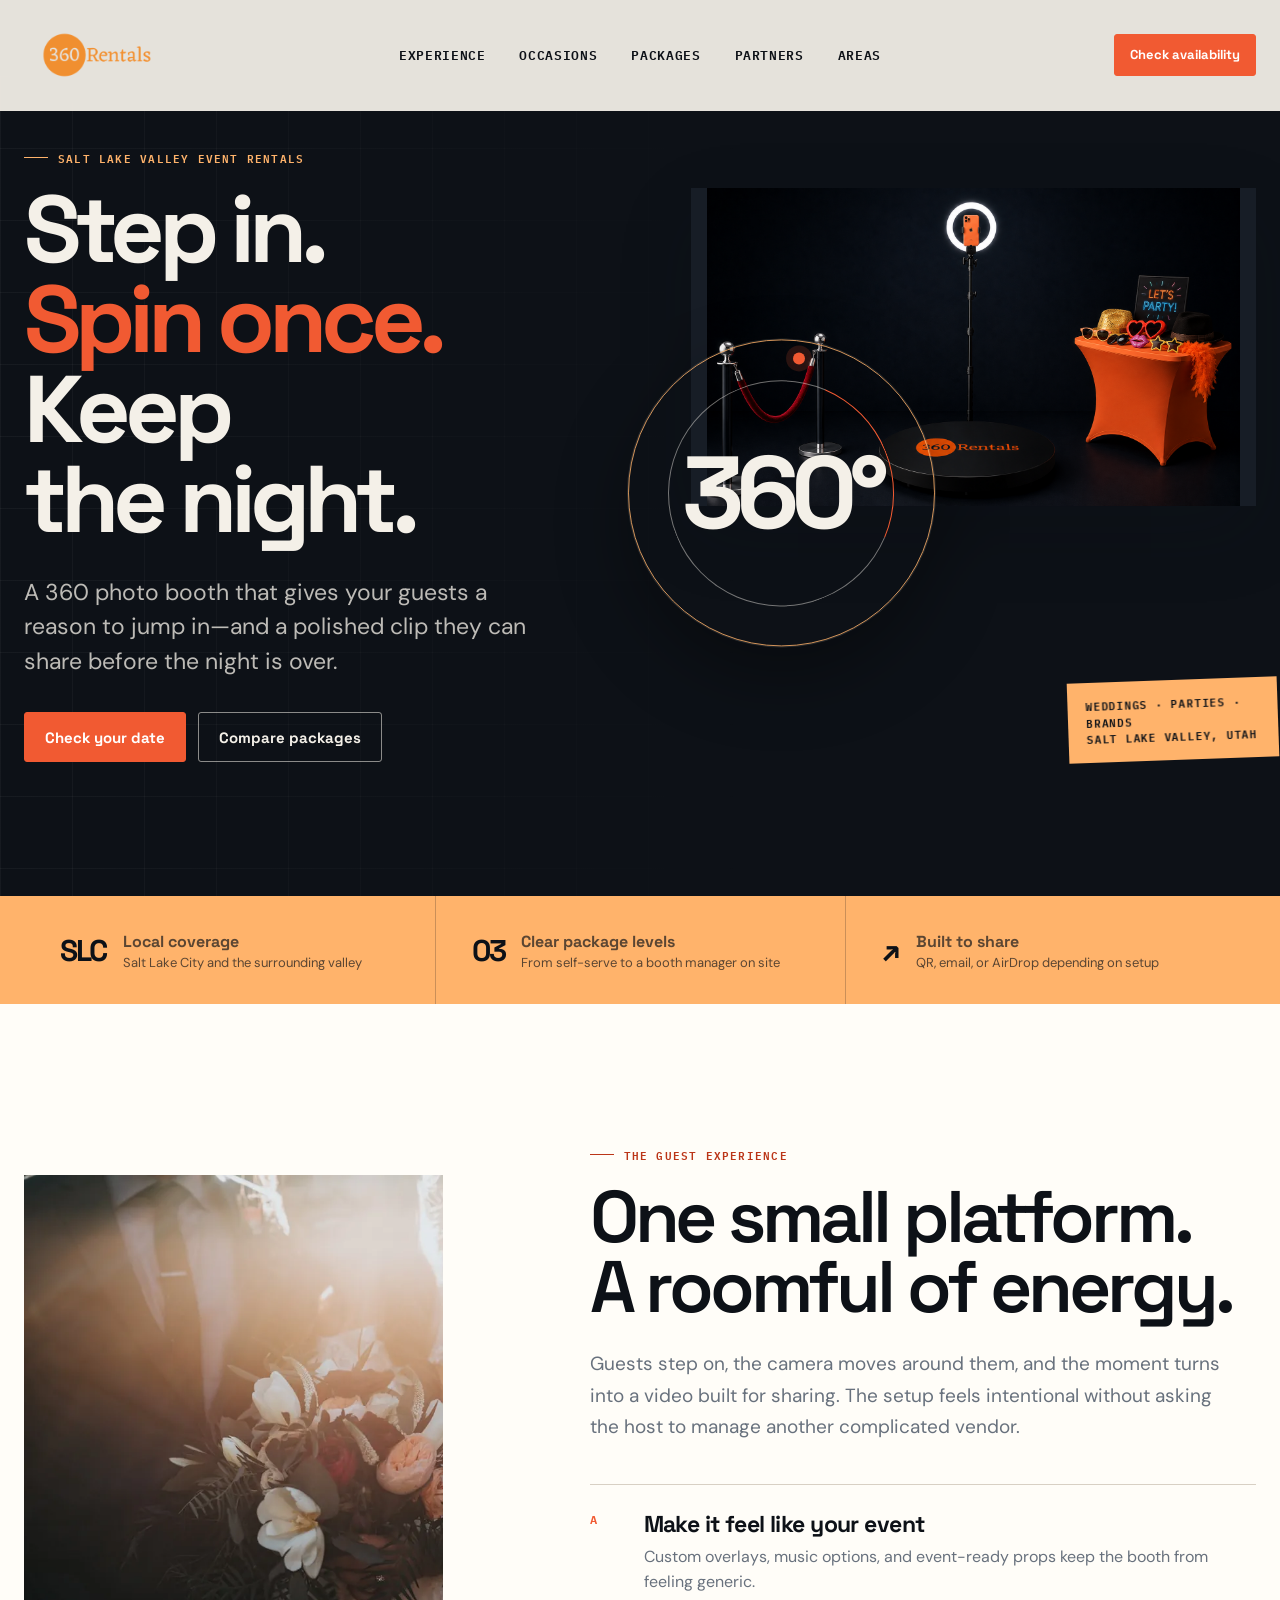
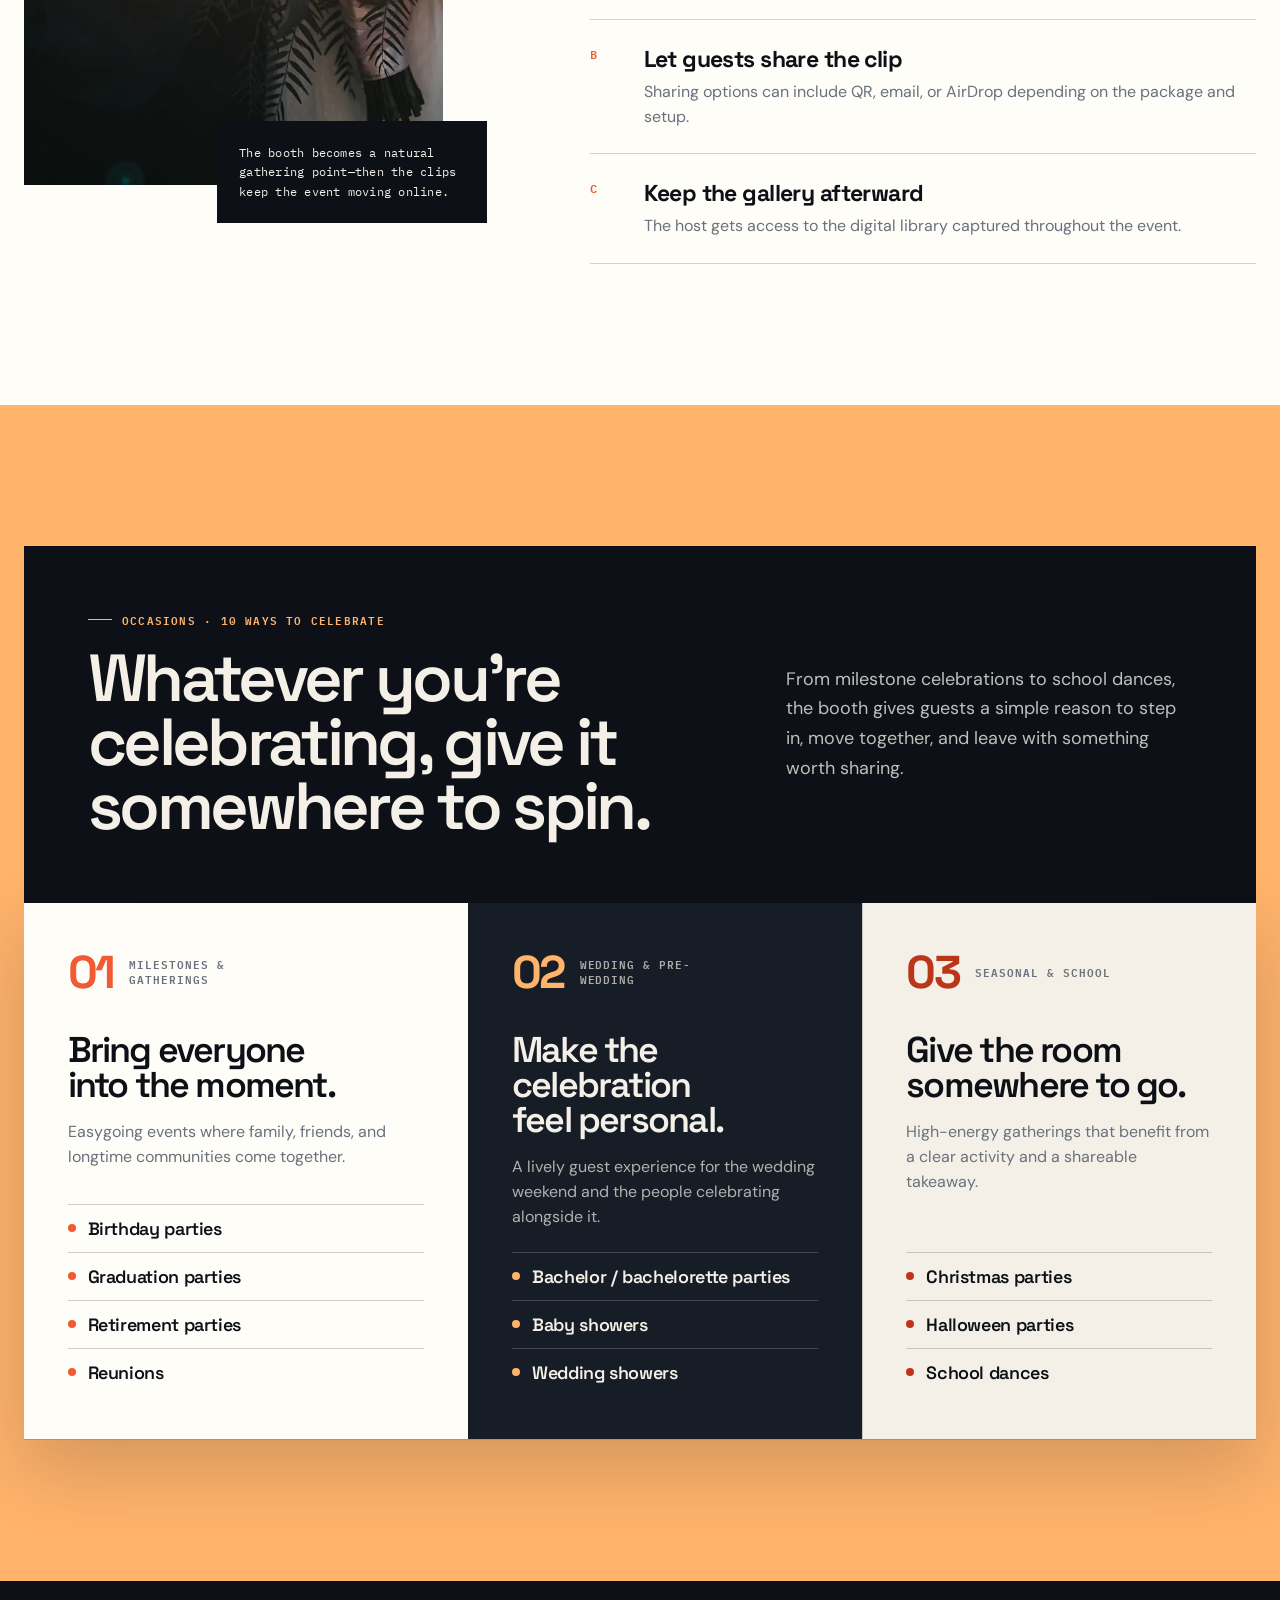
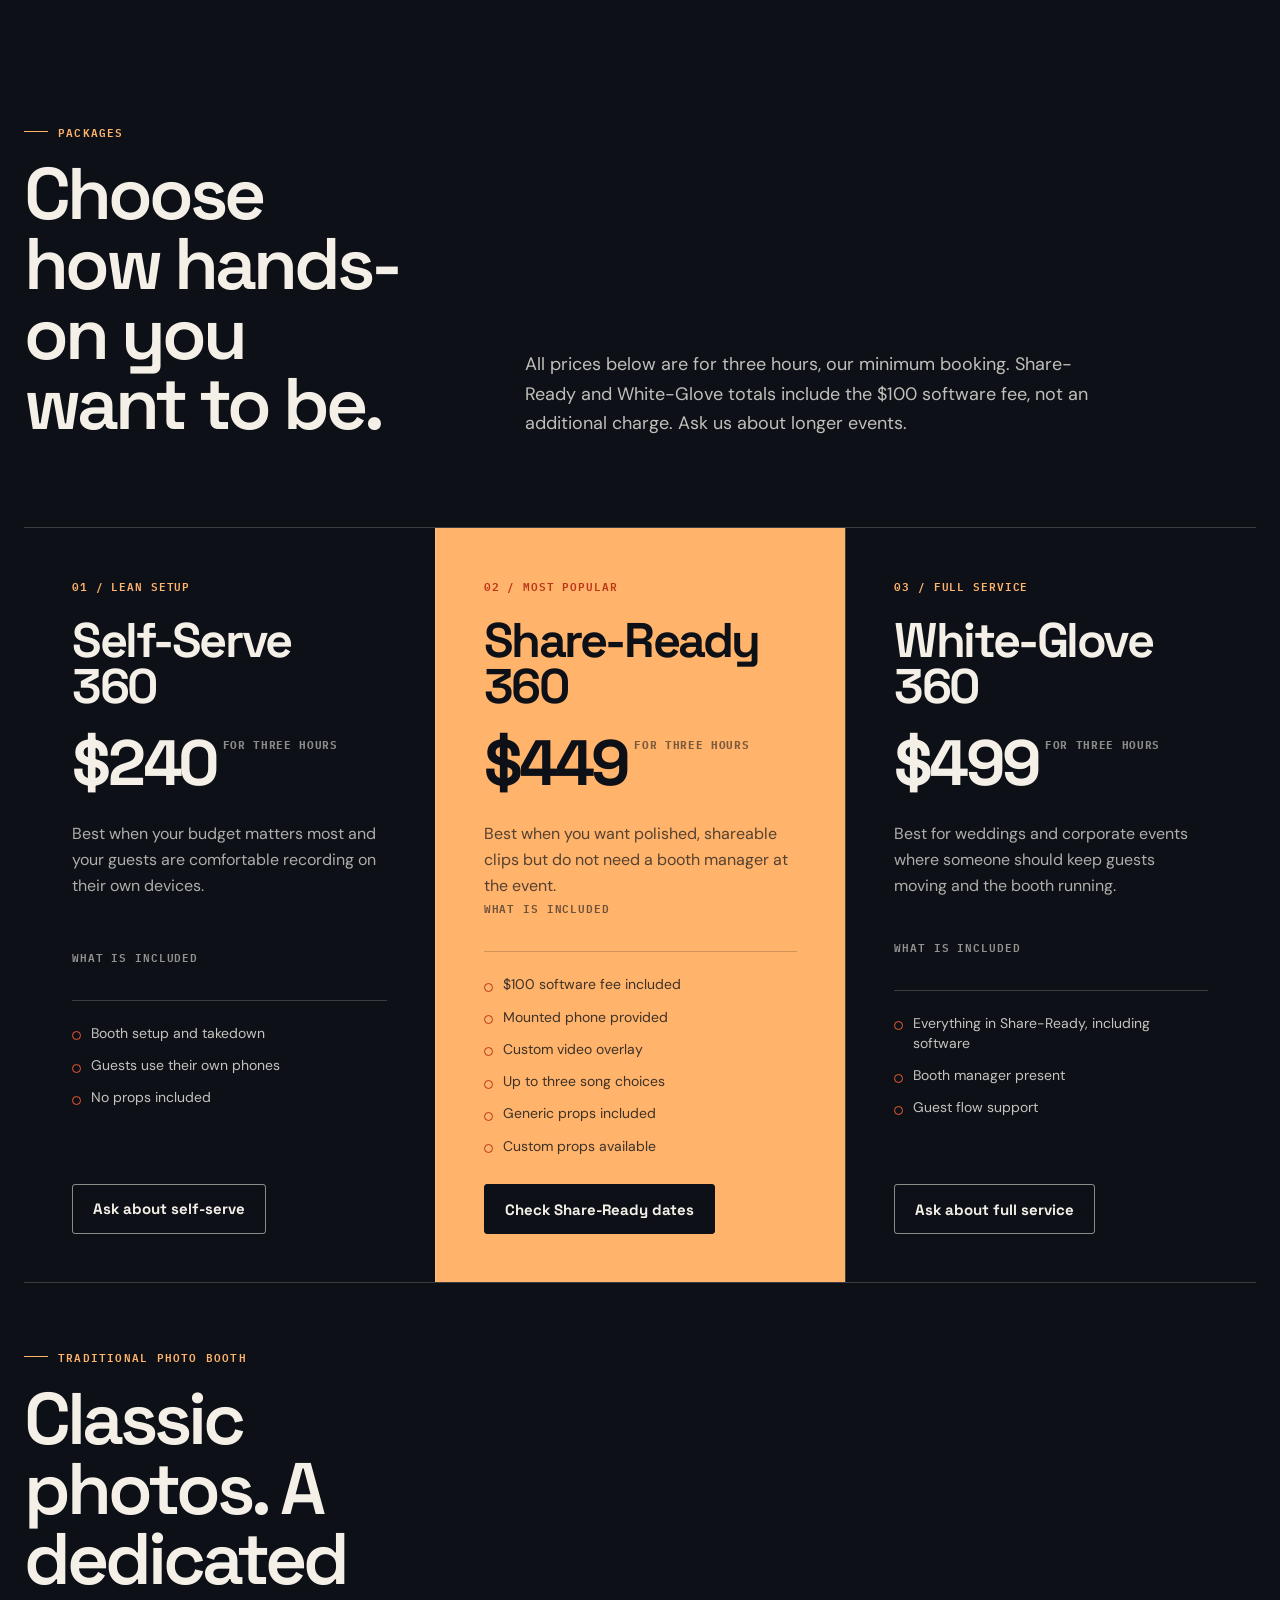
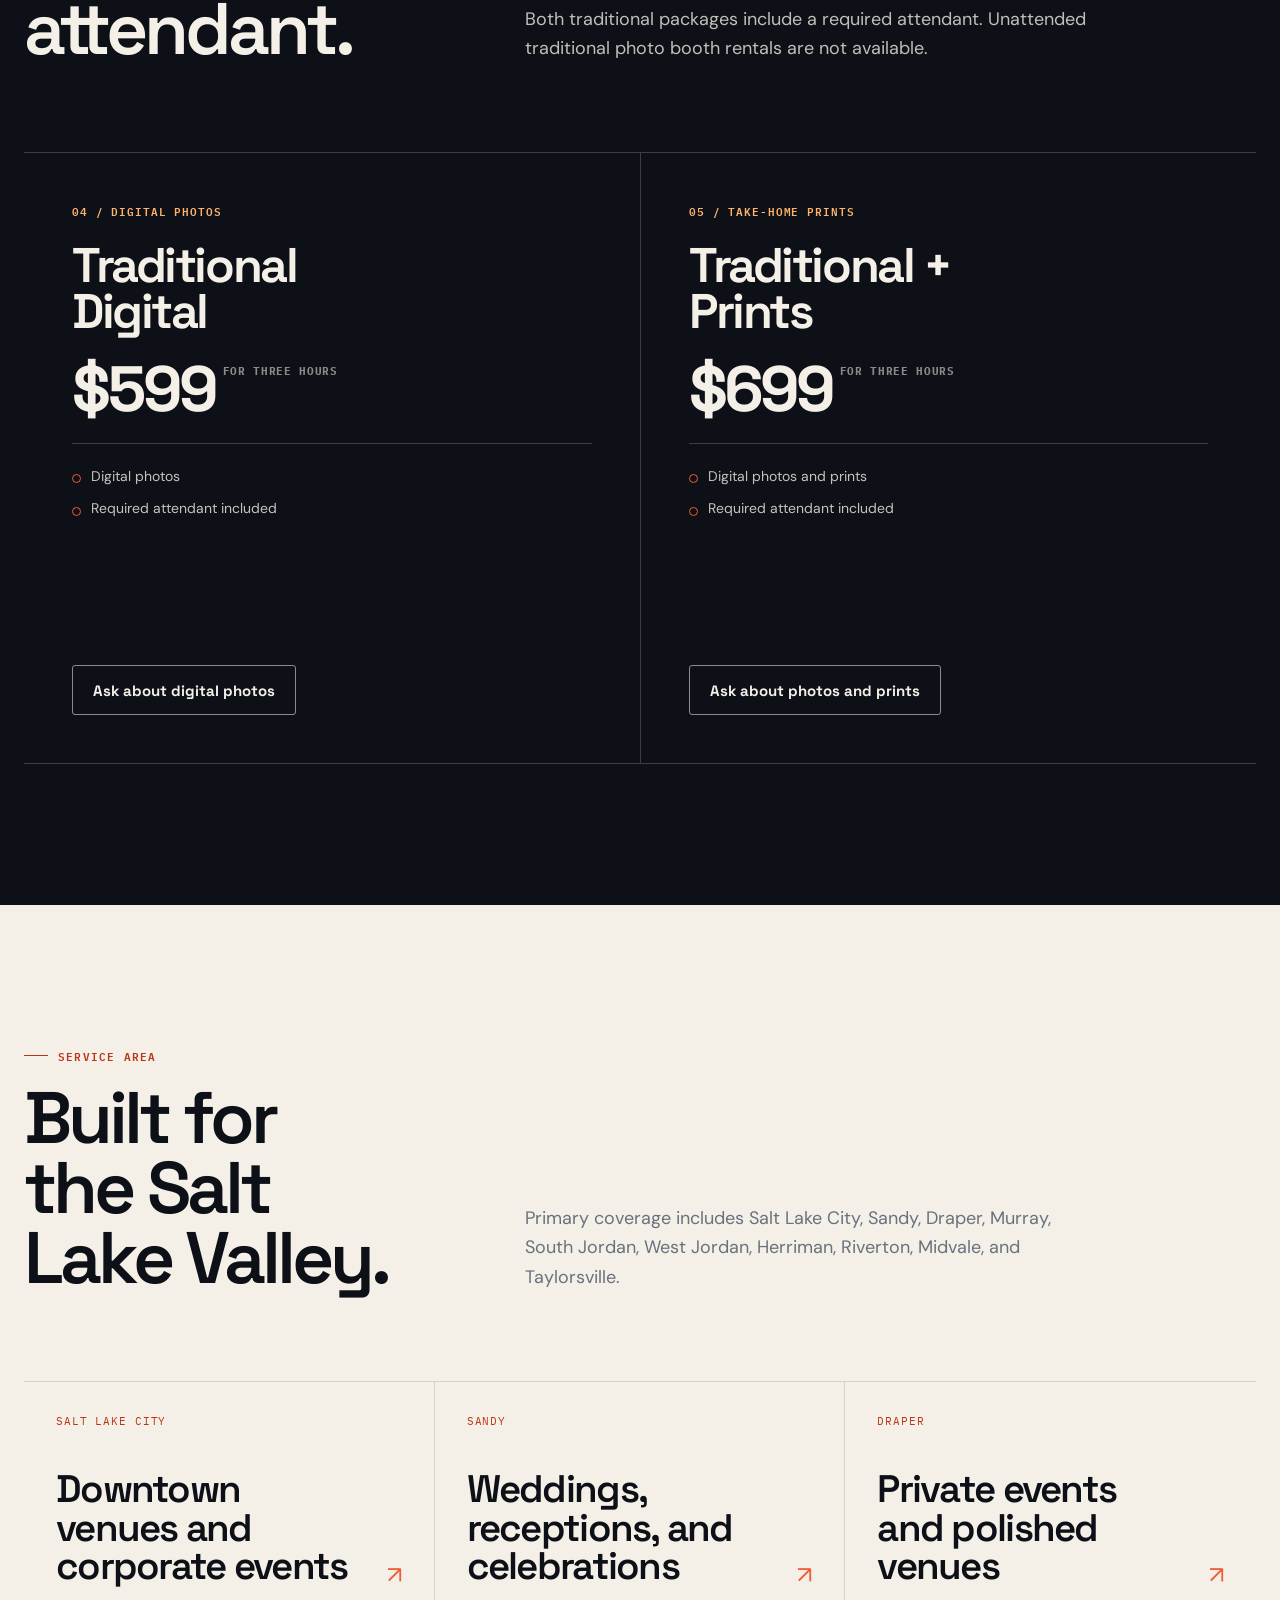
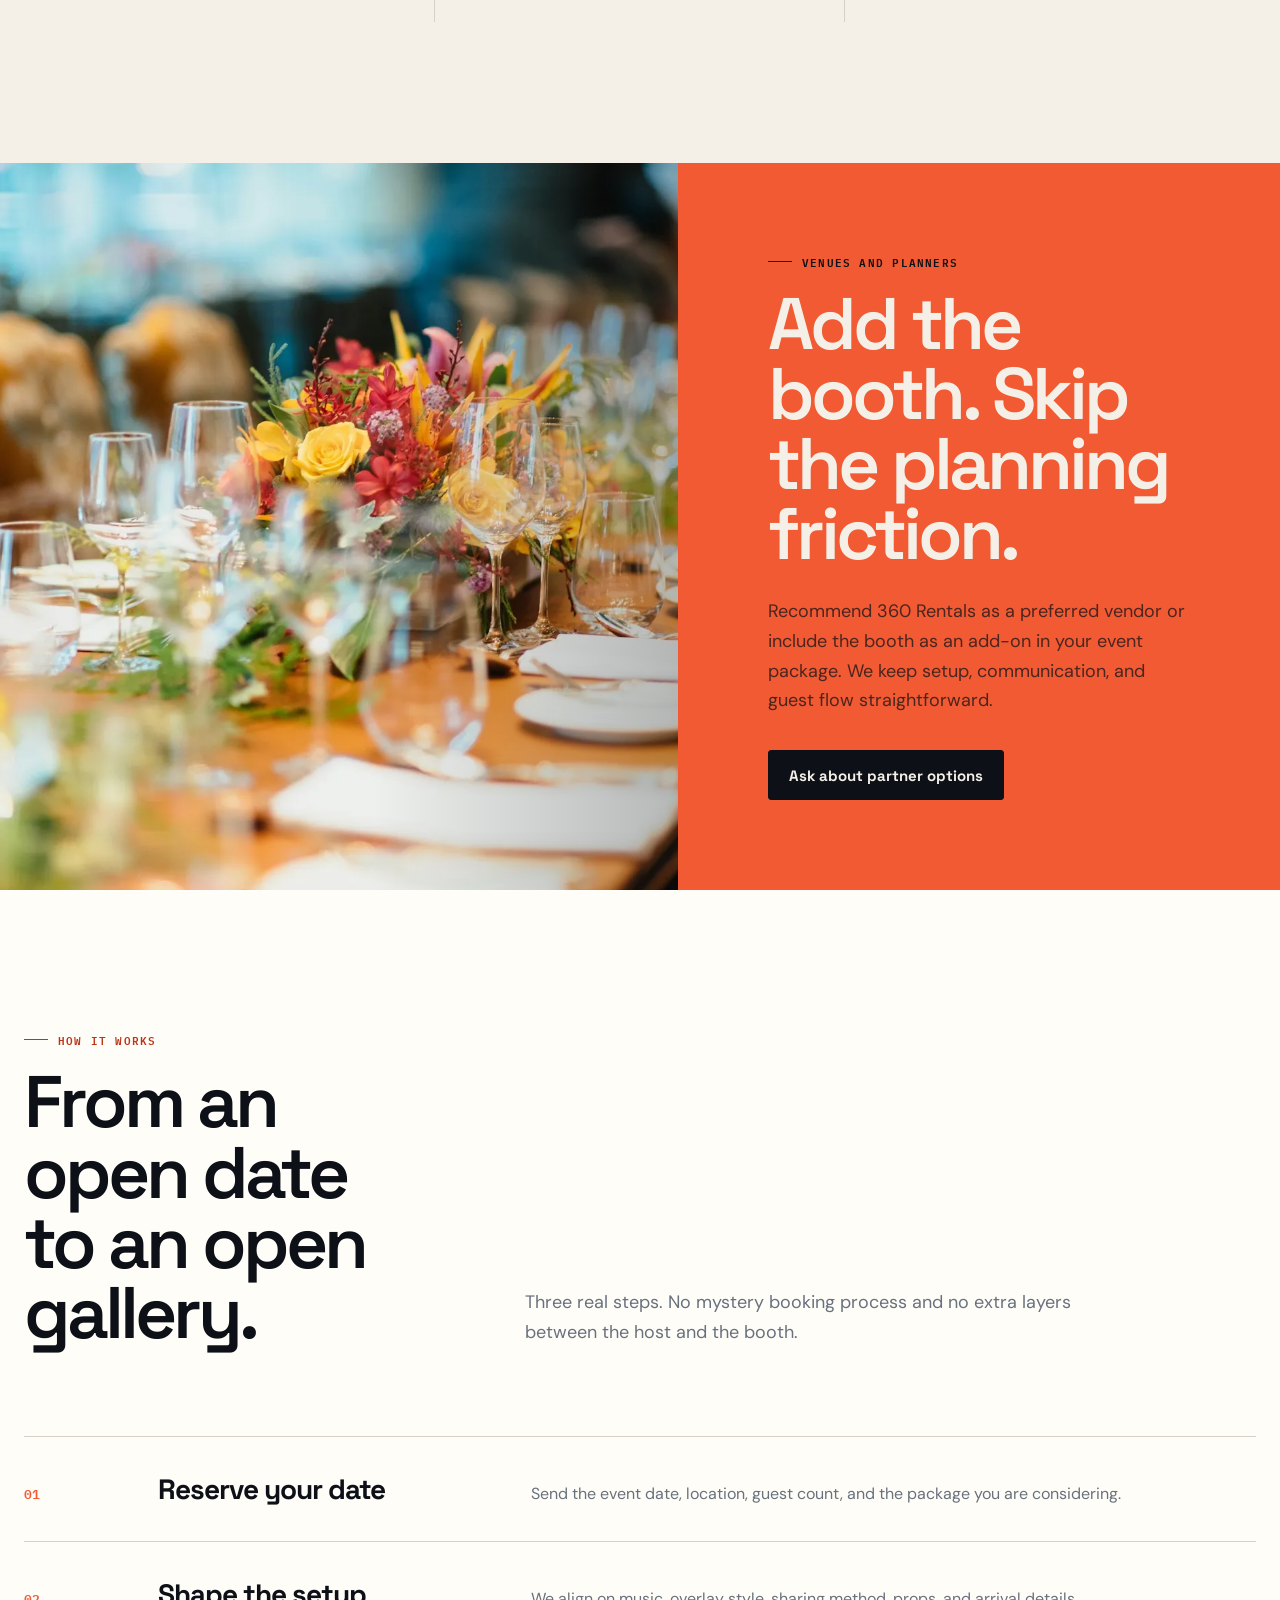
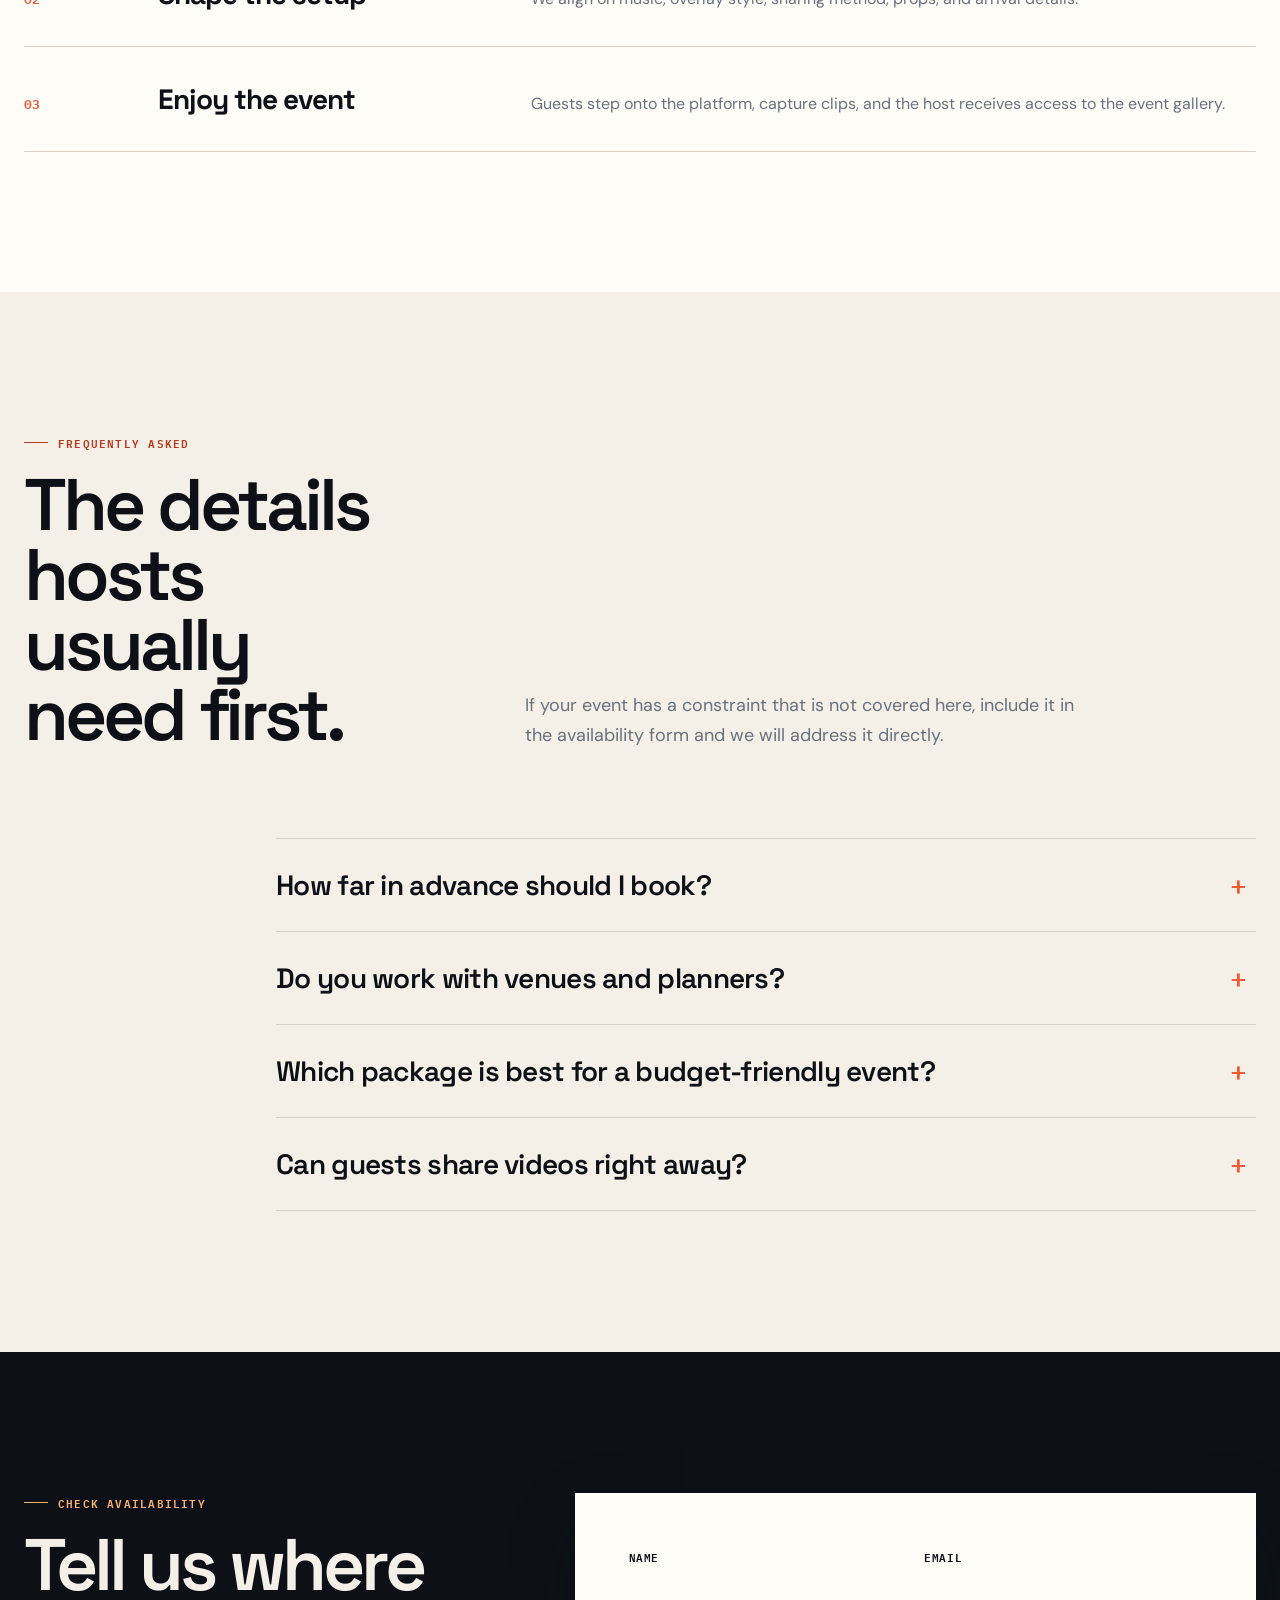
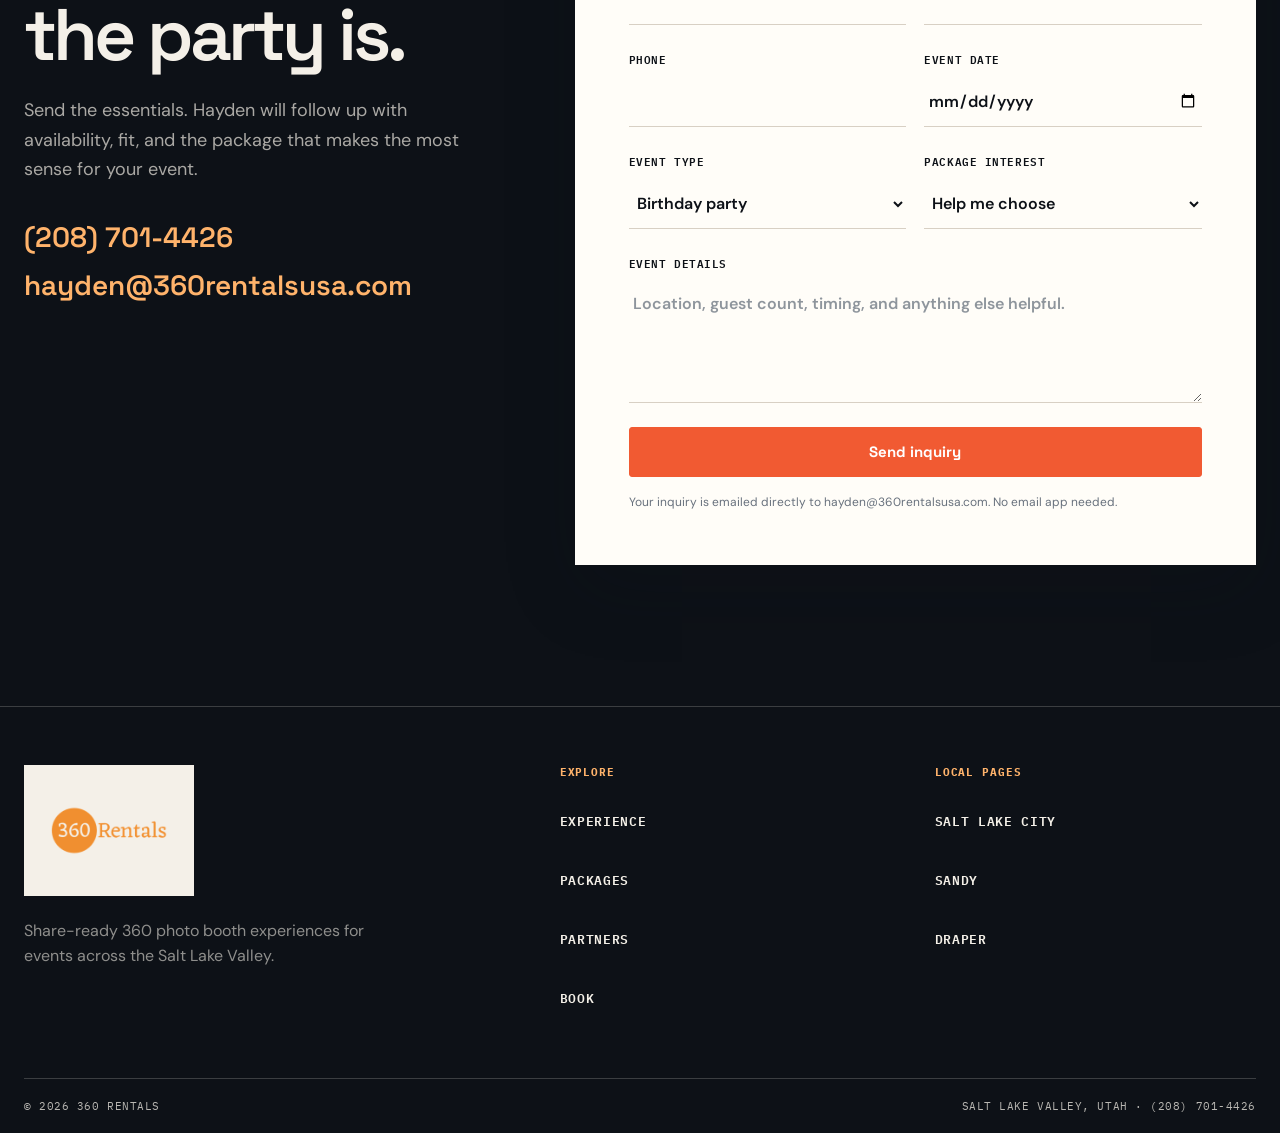
<file: index.html>
<!doctype html>
<html lang="en">
  <head>
    <meta charset="utf-8" />
    <meta name="viewport" content="width=device-width, initial-scale=1" />
    <title>360 Rentals | 360 Photo Booth Rentals in Salt Lake City, UT</title>
    <meta
      name="description"
      content="360 Rentals provides 360 photo booth rentals in Salt Lake City, Sandy, Draper, Murray, and the Salt Lake Valley for weddings, parties, quinceaneras, and corporate events."
    />
    <meta name="author" content="360 Rentals" />
    <meta name="theme-color" content="#0d1117" />
    <link rel="icon" href="assets/logo-transparent.png" />
    <link rel="preload" as="image" href="assets/reference_360_image.png" imagesrcset="assets/reference_360_image.png 1624w" imagesizes="(max-width: 980px) 88vw, 52vw" />
    <link rel="preconnect" href="https://fonts.googleapis.com" />
    <link rel="preconnect" href="https://fonts.gstatic.com" crossorigin />
    <link
      href="https://fonts.googleapis.com/css2?family=DM+Sans:wght@400;500;600;700&amp;family=IBM+Plex+Mono:wght@500;600&amp;family=Space+Grotesk:wght@500;600;700&amp;display=swap"
      rel="stylesheet"
    />
    <meta property="og:title" content="360 Rentals | 360 Photo Booth Rentals in Salt Lake City, UT" />
    <meta
      property="og:description"
      content="Share-ready 360 photo booth experiences for weddings, parties, corporate events, venues, and planners across the Salt Lake Valley."
    />
    <meta property="og:type" content="website" />
    <meta property="og:site_name" content="360 Rentals" />
    <meta property="og:locale" content="en_US" />
    <meta property="og:url" content="https://www.360rentalsusa.com/" />
    <meta property="og:image" content="https://www.360rentalsusa.com/assets/logo-background.jpeg" />
    <meta property="og:image:width" content="1200" />
    <meta property="og:image:height" content="630" />
    <meta property="og:image:alt" content="360 Rentals logo" />
    <meta name="twitter:card" content="summary_large_image" />
    <meta name="twitter:title" content="360 Rentals | 360 Photo Booth Rentals in Salt Lake City, UT" />
    <meta
      name="twitter:description"
      content="High-quality 360 photo booth rentals for weddings, parties, and corporate events in the Salt Lake Valley."
    />
    <meta name="twitter:image" content="https://www.360rentalsusa.com/assets/logo-background.jpeg" />
    <meta name="twitter:site" content="@360RentalsUSA" />
    <meta name="twitter:creator" content="@360RentalsUSA" />
    <link rel="canonical" href="https://www.360rentalsusa.com/" />
    <script type="application/ld+json">
      {
        "@context": "https://schema.org",
        "@type": "LocalBusiness",
        "@id": "https://www.360rentalsusa.com/#business",
        "name": "360 Rentals",
        "image": "https://www.360rentalsusa.com/assets/logo-background.jpeg",
        "url": "https://www.360rentalsusa.com/",
        "telephone": "+12087014426",
        "email": "hayden@360rentalsusa.com",
        "priceRange": "$240-$699 for three hours",
        "areaServed": [
                "Salt Lake City, UT",
                "Sandy, UT",
                "Draper, UT",
                "Murray, UT",
                "South Jordan, UT",
                "West Jordan, UT",
                "Herriman, UT",
                "Riverton, UT",
                "Midvale, UT",
                "Taylorsville, UT"
        ],
        "address": {
                "@type": "PostalAddress",
                "addressLocality": "Salt Lake City",
                "addressRegion": "UT",
                "addressCountry": "US"
        },
        "sameAs": [],
        "makesOffer": [
                {
                        "@type": "Offer",
                        "name": "Self-Serve 360",
                        "price": "240",
                        "priceCurrency": "USD",
                        "description": "Three-hour package with setup and takedown; guests use their own phones."
                },
                {
                        "@type": "Offer",
                        "name": "Share-Ready 360",
                        "price": "449",
                        "priceCurrency": "USD",
                        "description": "Three-hour client-operated package; includes the $100 software fee, provided phone, custom video overlay, music choices and generic props."
                },
                {
                        "@type": "Offer",
                        "name": "White-Glove 360",
                        "price": "499",
                        "priceCurrency": "USD",
                        "description": "Three-hour full-service package; includes the $100 software fee and a booth manager."
                },
                {
                        "@type": "Offer",
                        "name": "Traditional Photo Booth \u2014 Digital",
                        "price": "599",
                        "priceCurrency": "USD",
                        "description": "Three-hour traditional photo booth package with a required attendant included; unattended rentals are not available."
                },
                {
                        "@type": "Offer",
                        "name": "Traditional Photo Booth \u2014 Digital + Prints",
                        "price": "699",
                        "priceCurrency": "USD",
                        "description": "Three-hour traditional photo booth package with a required attendant included; unattended rentals are not available."
                }
        ]
}
    </script>
    <script type="application/ld+json">
      {
        "@context": "https://schema.org",
        "@type": "FAQPage",
        "mainEntity": [
          {
            "@type": "Question",
            "name": "What areas does 360 Rentals serve?",
            "acceptedAnswer": {
              "@type": "Answer",
              "text": "360 Rentals serves Salt Lake City and the surrounding Salt Lake Valley, including Sandy, Draper, Murray, South Jordan, West Jordan, Herriman, Riverton, Midvale, and Taylorsville."
            }
          },
          {
            "@type": "Question",
            "name": "Do you offer different 360 photo booth packages?",
            "acceptedAnswer": {
              "@type": "Answer",
              "text": "Yes. 360 Rentals offers Self-Serve 360, Share-Ready 360, and White-Glove 360 packages for different support levels and event types."
            }
          },
          {
            "@type": "Question",
            "name": "Can venues and planners partner with 360 Rentals?",
            "acceptedAnswer": {
              "@type": "Answer",
              "text": "Yes. 360 Rentals can be offered as a preferred vendor or as an add-on inside a venue or planner package."
            }
          }
        ]
      }
    </script>
    <link rel="stylesheet" href="styles.css" />
  </head>
  <body>
    <a class="skip-link" href="#main">Skip to content</a>
    <header class="site-header" data-site-header>
      <div class="header-inner shell">
        <a class="brand" href="#top" aria-label="360 Rentals home">
          <img class="brand-logo" src="assets/logo-site.png" width="360" height="270" alt="360 Rentals" />
        </a>
        <nav class="site-nav" id="site-navigation" aria-label="Primary navigation" data-site-nav>
          <a href="#experience">Experience</a>
          <a href="#occasions">Occasions</a>
          <a href="#packages">Packages</a>
          <a href="#venues">Partners</a>
          <a href="#areas">Areas</a>
        </nav>
        <div class="header-actions">
          <a class="button header-cta" href="#book">Check availability</a>
          <button
            class="menu-toggle"
            type="button"
            aria-label="Open navigation"
            aria-controls="site-navigation"
            aria-expanded="false"
            data-menu-button
          >
            <span></span>
            <span></span>
          </button>
        </div>
      </div>
    </header>

    <main id="main">
      <section class="hero hero-home" id="top" aria-labelledby="hero-title">
        <div class="hero-grid shell">
          <div class="hero-copy-block">
            <p class="eyebrow eyebrow-light" data-reveal>Salt Lake Valley event rentals</p>
            <h1 id="hero-title" data-reveal>Step in. <em>Spin once.</em> Keep the night.</h1>
            <p class="hero-lede" data-reveal>
              A 360 photo booth that gives your guests a reason to jump in—and a polished clip they can share before the night is over.
            </p>
            <div class="hero-actions" data-reveal>
              <a class="button" href="#book">Check your date</a>
              <a class="button button-secondary" href="#packages">Compare packages</a>
            </div>
            <p class="hero-meta" data-reveal>
              <span>Weddings</span>
              <span>Private parties</span>
              <span>Corporate events</span>
            </p>
          </div>
          <div class="hero-stage" data-reveal>
            <figure class="hero-frame">
              <video
                class="hero-video"
                src="assets/360-booth-rotation-reference_360_image-4s.mp4"
                poster="assets/reference_360_image.png"
                autoplay
                muted
                playsinline
                width="1624"
                height="969"
                alt="360 photo booth with circular platform, rotating arm, and mounted iPhone"
                fetchpriority="high"
              ></video>
              <img
                class="hero-fallback"
                src="assets/reference_360_image.png"
                srcset="assets/reference_360_image.png 1624w"
                sizes="(max-width: 980px) 88vw, 52vw"
                width="1624"
                height="969"
                alt="360 photo booth with circular platform, rotating arm, and mounted iPhone"
                decoding="async"
              />
            </figure>
            <div class="orbit" aria-hidden="true"><span>360°</span></div>
            <p class="hero-stamp">Weddings · parties · brands<br />Salt Lake Valley, Utah</p>
          </div>
        </div>
      </section>

      <section class="proof-strip" aria-label="Service highlights">
        <div class="proof-grid shell">
          <div class="proof-item">
            <span class="proof-mark">SLC</span>
            <span><strong>Local coverage</strong><span>Salt Lake City and the surrounding valley</span></span>
          </div>
          <div class="proof-item">
            <span class="proof-mark">03</span>
            <span><strong>Clear package levels</strong><span>From self-serve to a booth manager on site</span></span>
          </div>
          <div class="proof-item">
            <span class="proof-mark">↗</span>
            <span><strong>Built to share</strong><span>QR, email, or AirDrop depending on setup</span></span>
          </div>
        </div>
      </section>

      <section class="section section-white" id="experience">
        <div class="experience-grid shell">
          <div class="experience-media" data-reveal>
            <img
              src="assets/wedding-event.webp"
              width="1400"
              height="933"
              alt="Friends celebrating together at a wedding"
            />
            <p class="media-note">The booth becomes a natural gathering point—then the clips keep the event moving online.</p>
          </div>
          <div class="experience-copy" data-reveal>
            <p class="eyebrow">The guest experience</p>
            <h2>One small platform. A roomful of energy.</h2>
            <p>
              Guests step on, the camera moves around them, and the moment turns into a video built for sharing. The setup feels intentional without asking the host to manage another complicated vendor.
            </p>
            <ul class="experience-list">
              <li>
                <span class="list-mark">A</span>
                <div><h3>Make it feel like your event</h3><p>Custom overlays, music options, and event-ready props keep the booth from feeling generic.</p></div>
              </li>
              <li>
                <span class="list-mark">B</span>
                <div><h3>Let guests share the clip</h3><p>Sharing options can include QR, email, or AirDrop depending on the package and setup.</p></div>
              </li>
              <li>
                <span class="list-mark">C</span>
                <div><h3>Keep the gallery afterward</h3><p>The host gets access to the digital library captured throughout the event.</p></div>
              </li>
            </ul>
          </div>
        </div>
      </section>

      <section class="section occasions-section" id="occasions">
        <div class="shell">
          <div class="section-heading occasion-heading" data-reveal>
            <div><p class="eyebrow">Occasions · 10 ways to celebrate</p><h2>Whatever you’re celebrating, give it somewhere to spin.</h2></div>
            <p>From milestone celebrations to school dances, the booth gives guests a simple reason to step in, move together, and leave with something worth sharing.</p>
          </div>
          <div class="occasion-groups" data-reveal>
            <article class="occasion-group occasion-group-milestones">
              <div class="occasion-group-heading"><span class="occasion-index">01</span><p class="occasion-kicker">Milestones &amp; gatherings</p></div>
              <h3>Bring everyone into the moment.</h3>
              <p>Easygoing events where family, friends, and longtime communities come together.</p>
              <ul class="occasion-list">
                <li>Birthday parties</li>
                <li>Graduation parties</li>
                <li>Retirement parties</li>
                <li>Reunions</li>
              </ul>
            </article>
            <article class="occasion-group occasion-group-wedding">
              <div class="occasion-group-heading"><span class="occasion-index">02</span><p class="occasion-kicker">Wedding &amp; pre-wedding</p></div>
              <h3>Make the celebration feel personal.</h3>
              <p>A lively guest experience for the wedding weekend and the people celebrating alongside it.</p>
              <ul class="occasion-list">
                <li>Bachelor / bachelorette parties</li>
                <li>Baby showers</li>
                <li>Wedding showers</li>
              </ul>
            </article>
            <article class="occasion-group occasion-group-community">
              <div class="occasion-group-heading"><span class="occasion-index">03</span><p class="occasion-kicker">Seasonal &amp; school</p></div>
              <h3>Give the room somewhere to go.</h3>
              <p>High-energy gatherings that benefit from a clear activity and a shareable takeaway.</p>
              <ul class="occasion-list">
                <li>Christmas parties</li>
                <li>Halloween parties</li>
                <li>School dances</li>
              </ul>
            </article>
          </div>
        </div>
      </section>

      <section class="section section-dark" id="packages">
        <div class="shell">
          <div class="section-heading" data-reveal>
            <div><p class="eyebrow eyebrow-light">Packages</p><h2>Choose how hands-on you want to be.</h2></div>
            <p>All prices below are for three hours, our minimum booking. Share-Ready and White-Glove totals include the $100 software fee, not an additional charge. Ask us about longer events.</p>
          </div>
          <div class="package-grid" data-reveal>
            <article class="package-card">
              <span class="package-index">01 / Lean setup</span>
              <h3>Self-Serve 360</h3>
              <p class="price">$240 <span>for three hours</span></p>
              <p class="package-summary">Best when your budget matters most and your guests are comfortable recording on their own devices.</p>
              <p class="package-label">What is included</p>
              <ul class="package-list">
                <li>Booth setup and takedown</li>
                <li>Guests use their own phones</li>
                <li>No props included</li>
              </ul>
              <a class="button button-secondary" href="#book">Ask about self-serve</a>
            </article>
            <article class="package-card package-card-featured">
              <span class="package-index">02 / Most popular</span>
              <h3>Share-Ready 360</h3>
              <p class="price">$449 <span>for three hours</span></p>
              <p class="package-summary">Best when you want polished, shareable clips but do not need a booth manager at the event.</p>
              <p class="package-label">What is included</p>
              <ul class="package-list">
                <li>$100 software fee included</li>
                <li>Mounted phone provided</li>
                <li>Custom video overlay</li>
                <li>Up to three song choices</li>
                <li>Generic props included</li>
                <li>Custom props available</li>
              </ul>
              <a class="button" href="#book">Check Share-Ready dates</a>
            </article>
            <article class="package-card">
              <span class="package-index">03 / Full service</span>
              <h3>White-Glove 360</h3>
              <p class="price">$499 <span>for three hours</span></p>
              <p class="package-summary">Best for weddings and corporate events where someone should keep guests moving and the booth running.</p>
              <p class="package-label">What is included</p>
              <ul class="package-list">
                <li>Everything in Share-Ready, including software</li>
                <li>Booth manager present</li>
                <li>Guest flow support</li>
              </ul>
              <a class="button button-secondary" href="#book">Ask about full service</a>
            </article>
          </div>
          <div class="section-heading traditional-heading" data-reveal>
            <div><p class="eyebrow eyebrow-light">Traditional photo booth</p><h2>Classic photos. A dedicated attendant.</h2></div>
            <p>Both traditional packages include a required attendant. Unattended traditional photo booth rentals are not available.</p>
          </div>
          <div class="package-grid traditional-grid" data-reveal>
            <article class="package-card">
              <span class="package-index">04 / Digital photos</span>
              <h3>Traditional Digital</h3>
              <p class="price">$599 <span>for three hours</span></p>
              <ul class="package-list"><li>Digital photos</li><li>Required attendant included</li></ul>
              <a class="button button-secondary" href="#book">Ask about digital photos</a>
            </article>
            <article class="package-card">
              <span class="package-index">05 / Take-home prints</span>
              <h3>Traditional + Prints</h3>
              <p class="price">$699 <span>for three hours</span></p>
              <ul class="package-list"><li>Digital photos and prints</li><li>Required attendant included</li></ul>
              <a class="button button-secondary" href="#book">Ask about photos and prints</a>
            </article>
          </div>
        </div>
      </section>

      <section class="section" id="areas">
        <div class="shell">
          <div class="section-heading" data-reveal>
            <div><p class="eyebrow">Service area</p><h2>Built for the Salt Lake Valley.</h2></div>
            <p>Primary coverage includes Salt Lake City, Sandy, Draper, Murray, South Jordan, West Jordan, Herriman, Riverton, Midvale, and Taylorsville.</p>
          </div>
          <div class="location-list" data-reveal>
            <a class="location-link" href="/salt-lake-city/"><span>Salt Lake City</span><strong>Downtown venues and corporate events</strong></a>
            <a class="location-link" href="/sandy/"><span>Sandy</span><strong>Weddings, receptions, and celebrations</strong></a>
            <a class="location-link" href="/draper/"><span>Draper</span><strong>Private events and polished venues</strong></a>
          </div>
        </div>
      </section>

      <section class="partner-grid" id="venues">
        <div class="partner-image">
          <img
            src="assets/venue-event.webp"
            width="1600"
            height="1068"
            alt="Event venue prepared for an elegant celebration"
          />
        </div>
        <div class="partner-copy" data-reveal>
          <p class="eyebrow">Venues and planners</p>
          <h2>Add the booth. Skip the planning friction.</h2>
          <p>Recommend 360 Rentals as a preferred vendor or include the booth as an add-on in your event package. We keep setup, communication, and guest flow straightforward.</p>
          <a class="button button-dark" href="#book">Ask about partner options</a>
        </div>
      </section>

      <section class="section section-white" id="process">
        <div class="shell">
          <div class="section-heading" data-reveal>
            <div><p class="eyebrow">How it works</p><h2>From an open date to an open gallery.</h2></div>
            <p>Three real steps. No mystery booking process and no extra layers between the host and the booth.</p>
          </div>
          <ol class="process-list" data-reveal>
            <li><h3>Reserve your date</h3><p>Send the event date, location, guest count, and the package you are considering.</p></li>
            <li><h3>Shape the setup</h3><p>We align on music, overlay style, sharing method, props, and arrival details.</p></li>
            <li><h3>Enjoy the event</h3><p>Guests step onto the platform, capture clips, and the host receives access to the event gallery.</p></li>
          </ol>
        </div>
      </section>

      <section class="section" id="faq">
        <div class="shell">
          <div class="section-heading" data-reveal>
            <div><p class="eyebrow">Frequently asked</p><h2>The details hosts usually need first.</h2></div>
            <p>If your event has a constraint that is not covered here, include it in the availability form and we will address it directly.</p>
          </div>
          <div class="faq-list" data-reveal>
            <details>
              <summary>How far in advance should I book?</summary>
              <p>Popular weekend dates book first, so it helps to reserve as soon as your event date is set.</p>
            </details>
            <details>
              <summary>Do you work with venues and planners?</summary>
              <p>Yes. 360 Rentals can be recommended as a preferred vendor or added into a package as an event feature.</p>
            </details>
            <details>
              <summary>Which package is best for a budget-friendly event?</summary>
              <p>Self-Serve 360 is the most economical option and is built for straightforward booth setup and takedown.</p>
            </details>
            <details>
              <summary>Can guests share videos right away?</summary>
              <p>Share-Ready 360 and White-Glove 360 support sharing options such as QR, email, and AirDrop depending on setup.</p>
            </details>
          </div>
        </div>
      </section>

      <section class="section booking-section" id="book">
        <div class="booking-grid shell">
          <div class="booking-copy" data-reveal>
            <p class="eyebrow eyebrow-light">Check availability</p>
            <h2>Tell us where the party is.</h2>
            <p>Send the essentials. Hayden will follow up with availability, fit, and the package that makes the most sense for your event.</p>
            <div class="contact-lines">
              <a href="tel:+12087014426">(208) 701-4426</a>
              <a href="mailto:hayden@360rentalsusa.com">hayden@360rentalsusa.com</a>
            </div>
          </div>
          <form class="booking-form" id="bookingForm" data-reveal>
            <input type="text" name="_honey" class="honey" tabindex="-1" autocomplete="off" aria-hidden="true" />
            <input type="hidden" name="_subject" value="New 360 Rentals inquiry from website" />
            <input type="hidden" name="_template" value="table" />
            <input type="hidden" name="_captcha" value="false" />
            <label>Name<input type="text" name="name" autocomplete="name" required /></label>
            <label>Email<input type="email" name="email" autocomplete="email" required /></label>
            <label>Phone<input type="tel" name="phone" autocomplete="tel" /></label>
            <label>Event date<input type="date" name="date" /></label>
            <label>
              Event type
              <select name="eventType">
                <optgroup label="Milestones &amp; gatherings">
                  <option>Birthday party</option>
                  <option>Graduation party</option>
                  <option>Retirement party</option>
                  <option>Reunion</option>
                </optgroup>
                <optgroup label="Wedding &amp; pre-wedding">
                  <option>Wedding or reception</option>
                  <option>Bachelor / bachelorette party</option>
                  <option>Baby shower</option>
                  <option>Wedding shower</option>
                </optgroup>
                <optgroup label="Seasonal &amp; school">
                  <option>Christmas party</option>
                  <option>Halloween party</option>
                  <option>School dance</option>
                </optgroup>
                <optgroup label="Other">
                  <option>Corporate event</option>
                  <option>Quinceanera</option>
                  <option>Private party</option>
                  <option>Venue / planner partnership</option>
                </optgroup>
              </select>
            </label>
            <label>
              Package interest
              <select name="package">
                <option>Help me choose</option>
                <option>Self-Serve 360</option>
                <option>Share-Ready 360</option>
                <option>White-Glove 360</option>
                <option>Traditional Digital</option>
                <option>Traditional + Prints</option>
              </select>
            </label>
            <label class="full">Event details<textarea name="details" placeholder="Location, guest count, timing, and anything else helpful."></textarea></label>
            <button type="submit">Send inquiry</button>
            <p class="form-note" id="formStatus">Your inquiry is emailed directly to hayden@360rentalsusa.com. No email app needed.</p>
          </form>
        </div>
      </section>
    </main>

    <footer class="site-footer">
      <div class="footer-main shell">
        <div class="footer-brand">
          <img class="brand-logo" src="assets/logo-site.png" width="360" height="270" alt="360 Rentals" />
          <p>Share-ready 360 photo booth experiences for events across the Salt Lake Valley.</p>
        </div>
        <div class="footer-column">
          <h2>Explore</h2>
          <nav class="footer-nav" aria-label="Footer navigation">
            <a href="#experience">Experience</a><a href="#packages">Packages</a><a href="#venues">Partners</a><a href="#book">Book</a>
          </nav>
        </div>
        <div class="footer-column">
          <h2>Local pages</h2>
          <nav class="footer-nav" aria-label="Service area pages">
            <a href="/salt-lake-city/">Salt Lake City</a><a href="/sandy/">Sandy</a><a href="/draper/">Draper</a>
          </nav>
        </div>
      </div>
      <div class="footer-bottom shell">
        <span>© <span data-year>2026</span> 360 Rentals</span>
        <span>Salt Lake Valley, Utah · (208) 701-4426</span>
      </div>
    </footer>
    <script src="script.js"></script>
  </body>
</html>
</file>
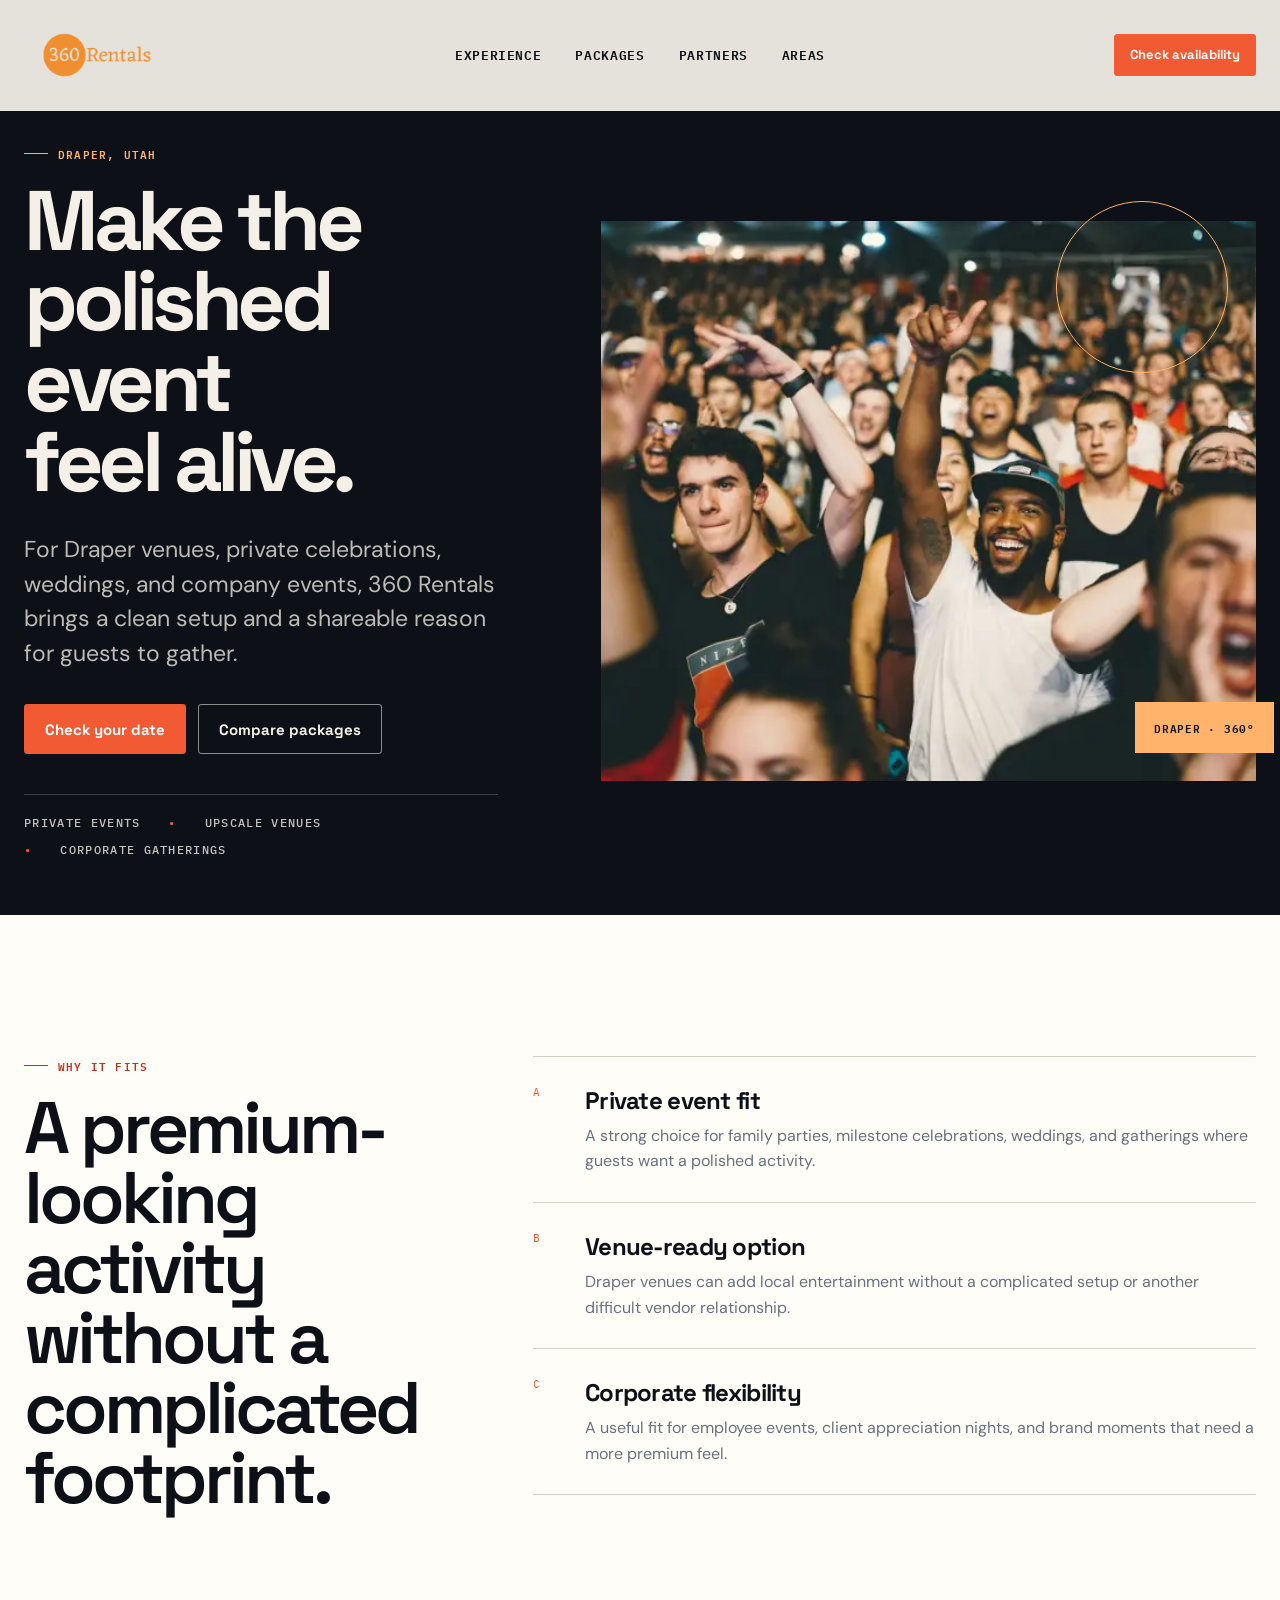
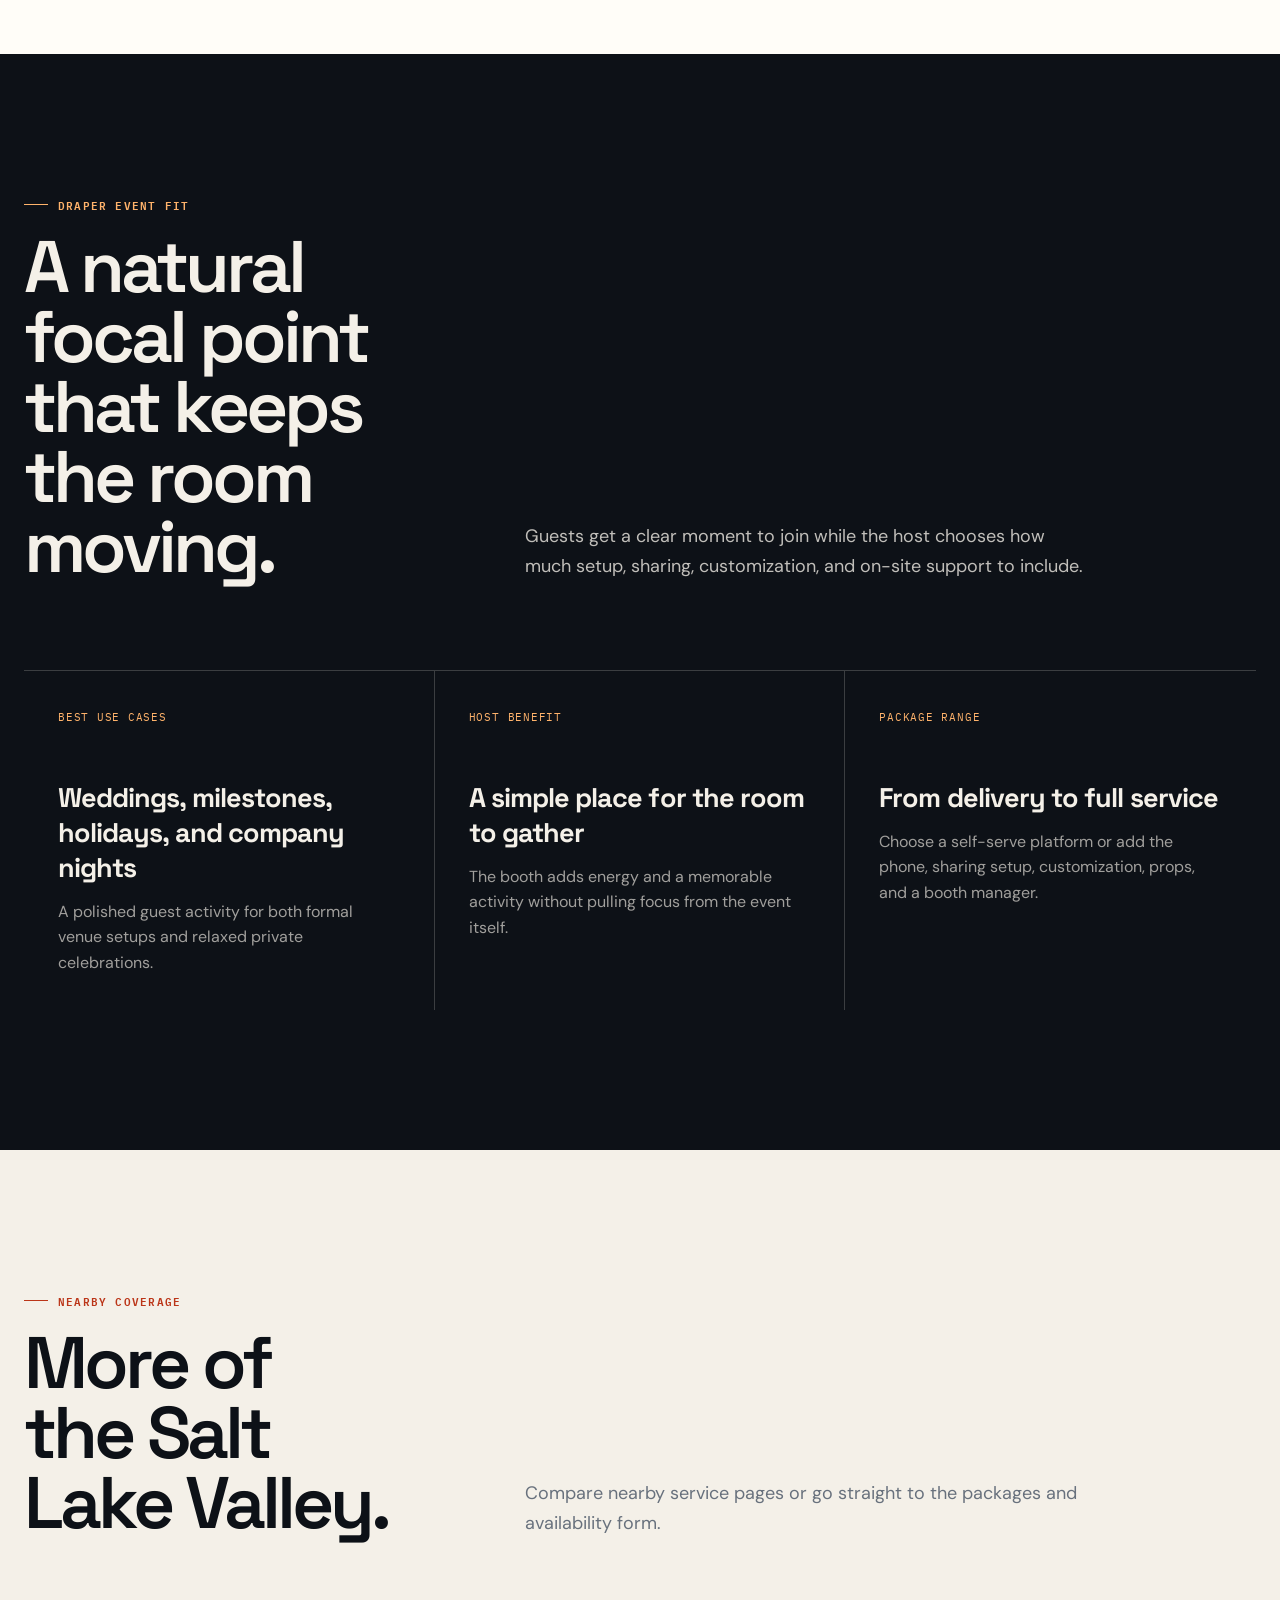
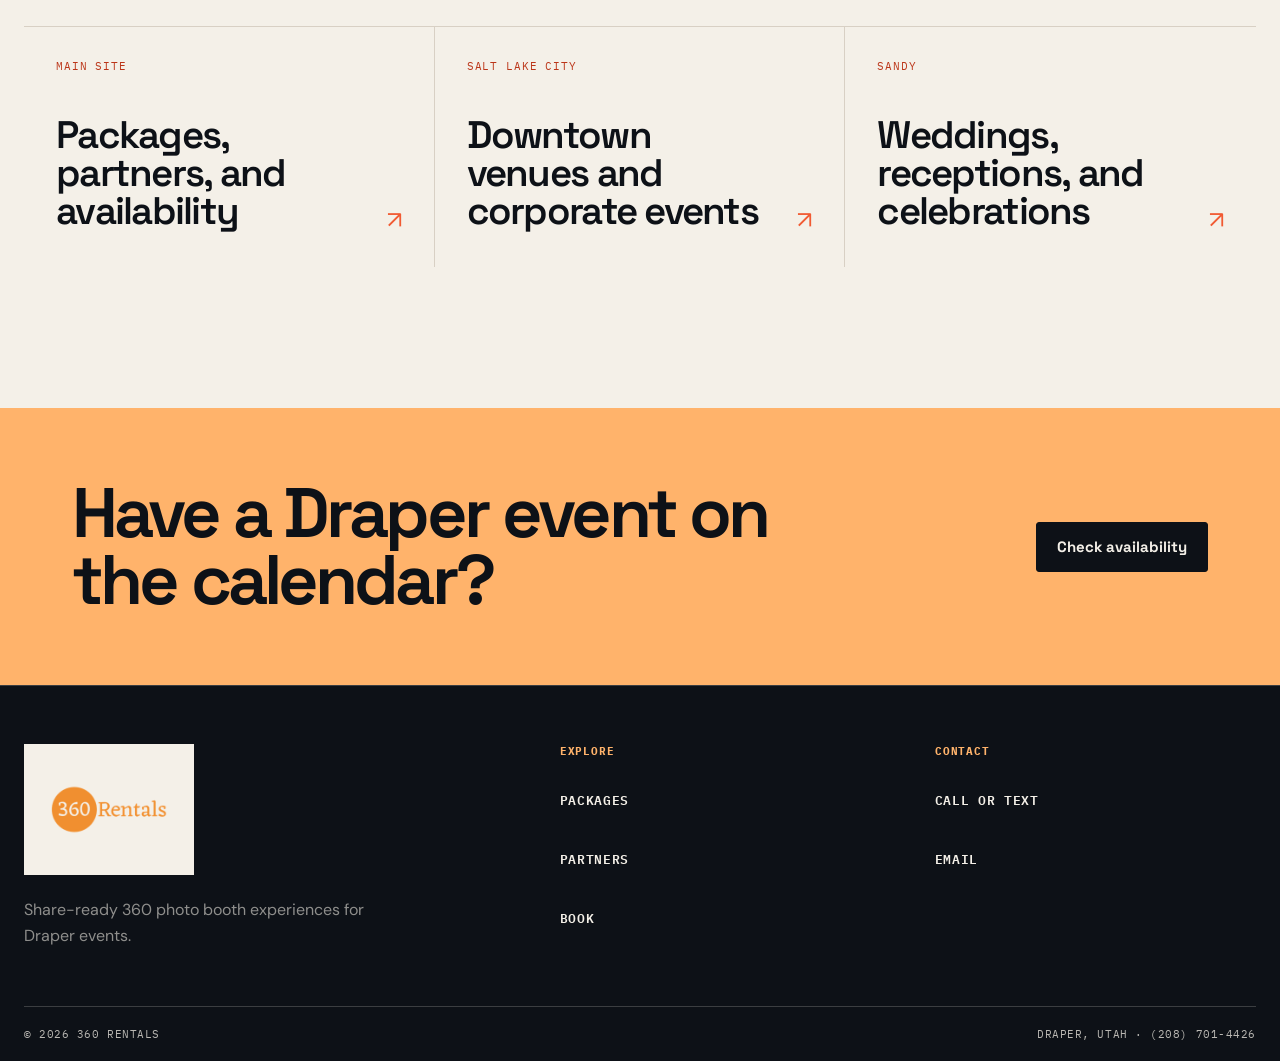
<file: draper/index.html>
<!doctype html>
<html lang="en">
  <head>
    <meta charset="utf-8" />
    <meta name="viewport" content="width=device-width, initial-scale=1" />
    <title>Draper 360 Photo Booth Rentals | 360 Rentals</title>
    <meta name="description" content="360 Rentals provides Draper, Utah 360 photo booth rentals for weddings, corporate events, private parties, and venue partnerships." />
    <meta name="theme-color" content="#0d1117" />
    <link rel="icon" href="/assets/logo-transparent.png" />
    <link rel="preload" as="image" href="/assets/draper-event.webp" imagesrcset="/assets/draper-event-720.webp 720w, /assets/draper-event.webp 1600w" imagesizes="(max-width: 980px) 100vw, 54vw" />
    <link rel="preconnect" href="https://fonts.googleapis.com" />
    <link rel="preconnect" href="https://fonts.gstatic.com" crossorigin />
    <link href="https://fonts.googleapis.com/css2?family=DM+Sans:wght@400;500;600;700&amp;family=IBM+Plex+Mono:wght@500;600&amp;family=Space+Grotesk:wght@500;600;700&amp;display=swap" rel="stylesheet" />
    <meta property="og:title" content="Draper 360 Photo Booth Rentals | 360 Rentals" />
    <meta property="og:description" content="Draper, Utah 360 photo booth rentals for weddings, corporate events, and private celebrations." />
    <meta property="og:type" content="website" />
    <meta property="og:site_name" content="360 Rentals" />
    <meta property="og:locale" content="en_US" />
    <meta property="og:url" content="https://www.360rentalsusa.com/draper/" />
    <meta property="og:image" content="https://www.360rentalsusa.com/assets/logo-background.jpeg" />
    <meta property="og:image:alt" content="360 Rentals logo" />
    <meta name="twitter:card" content="summary_large_image" />
    <meta name="twitter:title" content="Draper 360 Photo Booth Rentals | 360 Rentals" />
    <meta name="twitter:description" content="Draper, Utah 360 photo booth rentals for weddings, corporate events, and private celebrations." />
    <meta name="twitter:image" content="https://www.360rentalsusa.com/assets/logo-background.jpeg" />
    <link rel="canonical" href="https://www.360rentalsusa.com/draper/" />
    <link rel="stylesheet" href="/styles.css" />
    <script type="application/ld+json">
      {"@context":"https://schema.org","@type":"WebPage","name":"Draper 360 Photo Booth Rentals","url":"https://www.360rentalsusa.com/draper/","description":"Draper, Utah 360 photo booth rentals for weddings, parties, and corporate events."}
    </script>
    <script type="application/ld+json">
      {"@context":"https://schema.org","@type":"BreadcrumbList","itemListElement":[{"@type":"ListItem","position":1,"name":"Home","item":"https://www.360rentalsusa.com/"},{"@type":"ListItem","position":2,"name":"Draper","item":"https://www.360rentalsusa.com/draper/"}]}
    </script>
  </head>
  <body>
    <a class="skip-link" href="#main">Skip to content</a>
    <header class="site-header" data-site-header>
      <div class="header-inner shell">
        <a class="brand" href="/" aria-label="360 Rentals home"><img class="brand-logo" src="/assets/logo-site.png" width="360" height="270" alt="360 Rentals" /></a>
        <nav class="site-nav" id="site-navigation" aria-label="Primary navigation" data-site-nav><a href="/#experience">Experience</a><a href="/#packages">Packages</a><a href="/#venues">Partners</a><a href="/#areas">Areas</a></nav>
        <div class="header-actions"><a class="button header-cta" href="/#book">Check availability</a><button class="menu-toggle" type="button" aria-label="Open navigation" aria-controls="site-navigation" aria-expanded="false" data-menu-button><span></span><span></span></button></div>
      </div>
    </header>

    <main id="main">
      <section class="hero location-hero" id="top" aria-labelledby="hero-title">
        <div class="location-hero-grid shell">
          <div class="hero-copy-block">
            <p class="eyebrow eyebrow-light" data-reveal>Draper, Utah</p>
            <h1 id="hero-title" data-reveal>Make the polished event feel alive.</h1>
            <p class="hero-lede" data-reveal>For Draper venues, private celebrations, weddings, and company events, 360 Rentals brings a clean setup and a shareable reason for guests to gather.</p>
            <div class="hero-actions" data-reveal><a class="button" href="/#book">Check your date</a><a class="button button-secondary" href="/#packages">Compare packages</a></div>
            <p class="hero-meta" data-reveal><span>Private events</span><span>Upscale venues</span><span>Corporate gatherings</span></p>
          </div>
          <div class="location-stage" data-reveal>
            <img src="/assets/draper-event.webp" srcset="/assets/draper-event-720.webp 720w, /assets/draper-event.webp 1600w" sizes="(max-width: 980px) 100vw, 54vw" width="1600" height="1067" fetchpriority="high" decoding="async" alt="Guests celebrating together at a Draper event" />
            <span class="location-tag">Draper · 360°</span>
          </div>
        </div>
      </section>

      <section class="section section-white">
        <div class="local-fit-grid shell">
          <div class="location-copy" data-reveal><p class="eyebrow">Why it fits</p><h2>A premium-looking activity without a complicated footprint.</h2></div>
          <ul class="local-fit-list" data-reveal>
            <li><span class="list-mark">A</span><div><strong>Private event fit</strong><p>A strong choice for family parties, milestone celebrations, weddings, and gatherings where guests want a polished activity.</p></div></li>
            <li><span class="list-mark">B</span><div><strong>Venue-ready option</strong><p>Draper venues can add local entertainment without a complicated setup or another difficult vendor relationship.</p></div></li>
            <li><span class="list-mark">C</span><div><strong>Corporate flexibility</strong><p>A useful fit for employee events, client appreciation nights, and brand moments that need a more premium feel.</p></div></li>
          </ul>
        </div>
      </section>

      <section class="section section-dark">
        <div class="shell">
          <div class="section-heading" data-reveal><div><p class="eyebrow eyebrow-light">Draper event fit</p><h2>A natural focal point that keeps the room moving.</h2></div><p>Guests get a clear moment to join while the host chooses how much setup, sharing, customization, and on-site support to include.</p></div>
          <div class="city-detail-grid" data-reveal>
            <article class="city-detail"><span>Best use cases</span><h3>Weddings, milestones, holidays, and company nights</h3><p>A polished guest activity for both formal venue setups and relaxed private celebrations.</p></article>
            <article class="city-detail"><span>Host benefit</span><h3>A simple place for the room to gather</h3><p>The booth adds energy and a memorable activity without pulling focus from the event itself.</p></article>
            <article class="city-detail"><span>Package range</span><h3>From delivery to full service</h3><p>Choose a self-serve platform or add the phone, sharing setup, customization, props, and a booth manager.</p></article>
          </div>
        </div>
      </section>

      <section class="section">
        <div class="shell">
          <div class="section-heading" data-reveal><div><p class="eyebrow">Nearby coverage</p><h2>More of the Salt Lake Valley.</h2></div><p>Compare nearby service pages or go straight to the packages and availability form.</p></div>
          <div class="location-list" data-reveal>
            <a class="location-link" href="/"><span>Main site</span><strong>Packages, partners, and availability</strong></a>
            <a class="location-link" href="/salt-lake-city/"><span>Salt Lake City</span><strong>Downtown venues and corporate events</strong></a>
            <a class="location-link" href="/sandy/"><span>Sandy</span><strong>Weddings, receptions, and celebrations</strong></a>
          </div>
        </div>
      </section>

      <section class="local-cta"><h2>Have a Draper event on the calendar?</h2><a class="button button-dark" href="/#book">Check availability</a></section>
    </main>

    <footer class="site-footer">
      <div class="footer-main shell">
        <div class="footer-brand"><img class="brand-logo" src="/assets/logo-site.png" width="360" height="270" alt="360 Rentals" /><p>Share-ready 360 photo booth experiences for Draper events.</p></div>
        <div class="footer-column"><h2>Explore</h2><nav class="footer-nav" aria-label="Footer navigation"><a href="/#packages">Packages</a><a href="/#venues">Partners</a><a href="/#book">Book</a></nav></div>
        <div class="footer-column"><h2>Contact</h2><nav class="footer-nav" aria-label="Contact links"><a href="tel:+12087014426">Call or text</a><a href="mailto:hayden@360rentalsusa.com">Email</a></nav></div>
      </div>
      <div class="footer-bottom shell"><span>© <span data-year>2026</span> 360 Rentals</span><span>Draper, Utah · (208) 701-4426</span></div>
    </footer>
    <script src="/script.js"></script>
  </body>
</html>
</file>
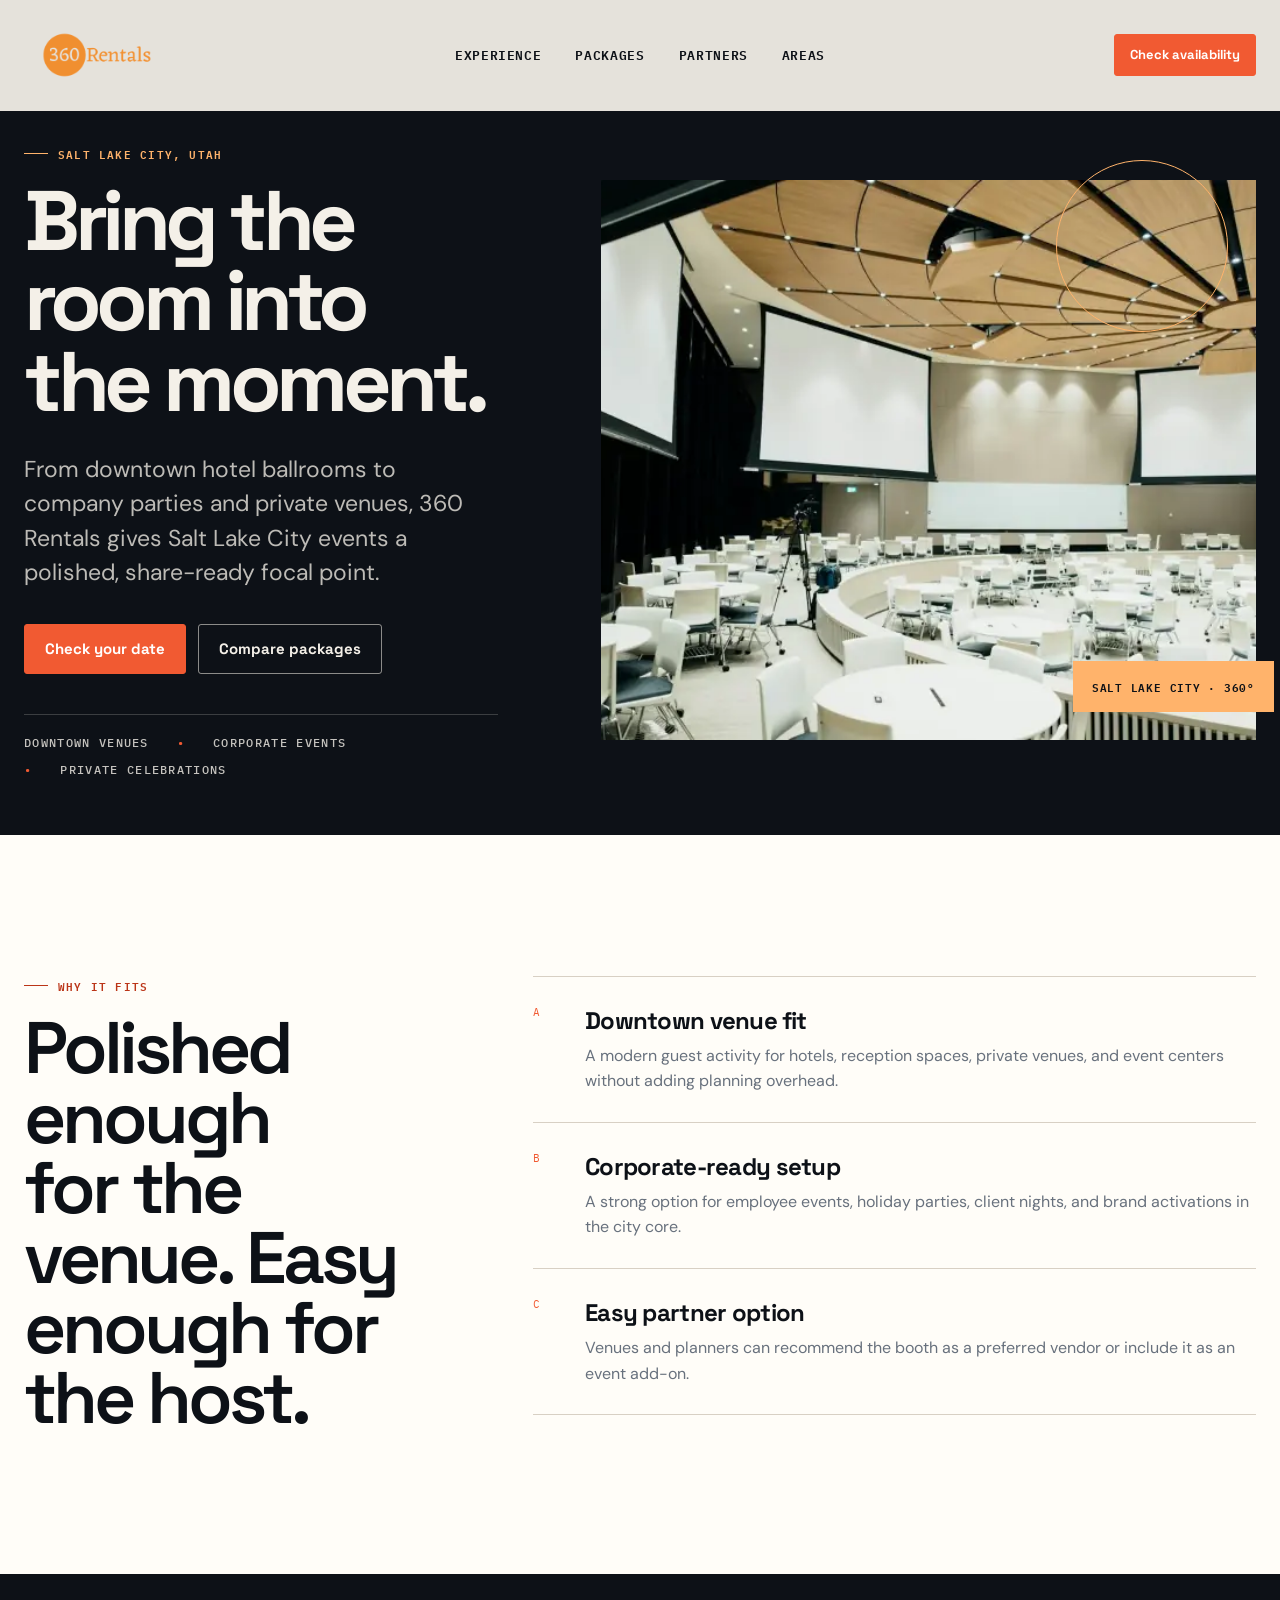
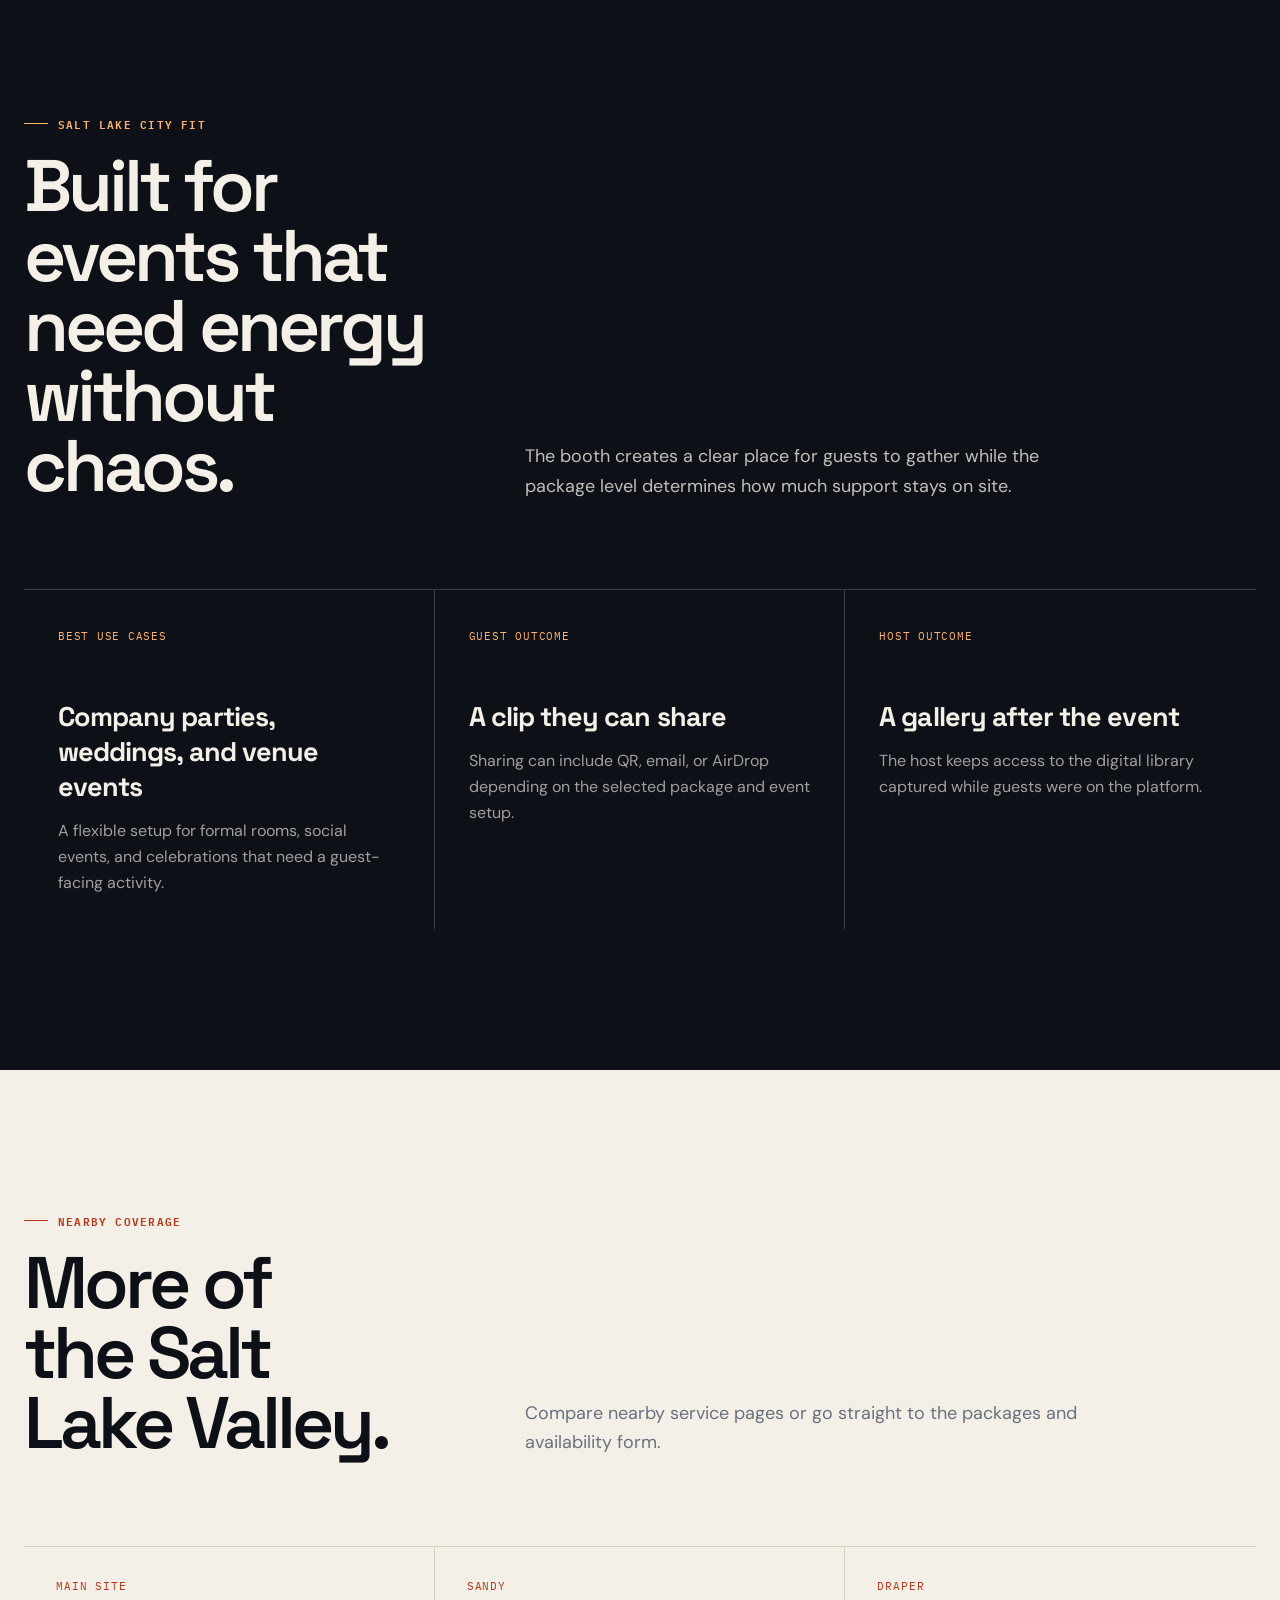
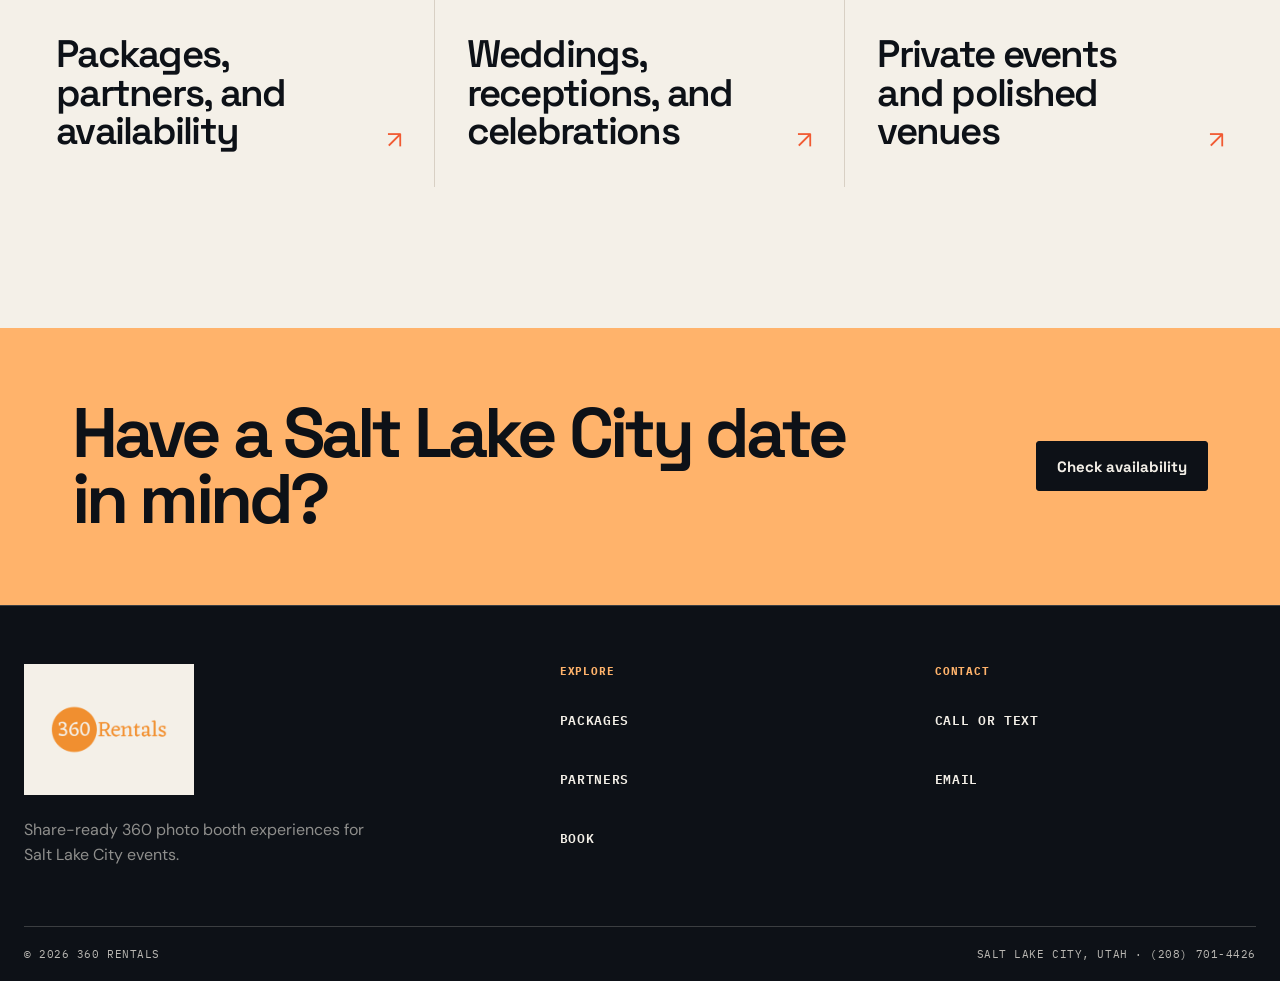
<file: salt-lake-city/index.html>
<!doctype html>
<html lang="en">
  <head>
    <meta charset="utf-8" />
    <meta name="viewport" content="width=device-width, initial-scale=1" />
    <title>Salt Lake City 360 Photo Booth Rentals | 360 Rentals</title>
    <meta name="description" content="360 Rentals provides Salt Lake City 360 photo booth rentals for weddings, corporate events, parties, and venue partnerships." />
    <meta name="theme-color" content="#0d1117" />
    <link rel="icon" href="/assets/logo-transparent.png" />
    <link rel="preload" as="image" href="/assets/salt-lake-event.webp" imagesrcset="/assets/salt-lake-event-720.webp 720w, /assets/salt-lake-event.webp 1600w" imagesizes="(max-width: 980px) 100vw, 54vw" />
    <link rel="preconnect" href="https://fonts.googleapis.com" />
    <link rel="preconnect" href="https://fonts.gstatic.com" crossorigin />
    <link href="https://fonts.googleapis.com/css2?family=DM+Sans:wght@400;500;600;700&amp;family=IBM+Plex+Mono:wght@500;600&amp;family=Space+Grotesk:wght@500;600;700&amp;display=swap" rel="stylesheet" />
    <meta property="og:title" content="Salt Lake City 360 Photo Booth Rentals | 360 Rentals" />
    <meta property="og:description" content="Salt Lake City 360 photo booth rentals for weddings, corporate events, and venue partnerships." />
    <meta property="og:type" content="website" />
    <meta property="og:site_name" content="360 Rentals" />
    <meta property="og:locale" content="en_US" />
    <meta property="og:url" content="https://www.360rentalsusa.com/salt-lake-city/" />
    <meta property="og:image" content="https://www.360rentalsusa.com/assets/logo-background.jpeg" />
    <meta property="og:image:alt" content="360 Rentals logo" />
    <meta name="twitter:card" content="summary_large_image" />
    <meta name="twitter:title" content="Salt Lake City 360 Photo Booth Rentals | 360 Rentals" />
    <meta name="twitter:description" content="Salt Lake City 360 photo booth rentals for weddings, corporate events, and venue partnerships." />
    <meta name="twitter:image" content="https://www.360rentalsusa.com/assets/logo-background.jpeg" />
    <link rel="canonical" href="https://www.360rentalsusa.com/salt-lake-city/" />
    <link rel="stylesheet" href="/styles.css" />
    <script type="application/ld+json">
      {"@context":"https://schema.org","@type":"WebPage","name":"Salt Lake City 360 Photo Booth Rentals","url":"https://www.360rentalsusa.com/salt-lake-city/","description":"Salt Lake City 360 photo booth rentals for weddings, parties, and corporate events."}
    </script>
    <script type="application/ld+json">
      {"@context":"https://schema.org","@type":"BreadcrumbList","itemListElement":[{"@type":"ListItem","position":1,"name":"Home","item":"https://www.360rentalsusa.com/"},{"@type":"ListItem","position":2,"name":"Salt Lake City","item":"https://www.360rentalsusa.com/salt-lake-city/"}]}
    </script>
  </head>
  <body>
    <a class="skip-link" href="#main">Skip to content</a>
    <header class="site-header" data-site-header>
      <div class="header-inner shell">
        <a class="brand" href="/" aria-label="360 Rentals home"><img class="brand-logo" src="/assets/logo-site.png" width="360" height="270" alt="360 Rentals" /></a>
        <nav class="site-nav" id="site-navigation" aria-label="Primary navigation" data-site-nav>
          <a href="/#experience">Experience</a><a href="/#packages">Packages</a><a href="/#venues">Partners</a><a href="/#areas">Areas</a>
        </nav>
        <div class="header-actions">
          <a class="button header-cta" href="/#book">Check availability</a>
          <button class="menu-toggle" type="button" aria-label="Open navigation" aria-controls="site-navigation" aria-expanded="false" data-menu-button><span></span><span></span></button>
        </div>
      </div>
    </header>

    <main id="main">
      <section class="hero location-hero" id="top" aria-labelledby="hero-title">
        <div class="location-hero-grid shell">
          <div class="hero-copy-block">
            <p class="eyebrow eyebrow-light" data-reveal>Salt Lake City, Utah</p>
            <h1 id="hero-title" data-reveal>Bring the room into the moment.</h1>
            <p class="hero-lede" data-reveal>From downtown hotel ballrooms to company parties and private venues, 360 Rentals gives Salt Lake City events a polished, share-ready focal point.</p>
            <div class="hero-actions" data-reveal><a class="button" href="/#book">Check your date</a><a class="button button-secondary" href="/#packages">Compare packages</a></div>
            <p class="hero-meta" data-reveal><span>Downtown venues</span><span>Corporate events</span><span>Private celebrations</span></p>
          </div>
          <div class="location-stage" data-reveal>
            <img src="/assets/salt-lake-event.webp" srcset="/assets/salt-lake-event-720.webp 720w, /assets/salt-lake-event.webp 1600w" sizes="(max-width: 980px) 100vw, 54vw" width="1600" height="1068" fetchpriority="high" decoding="async" alt="Guests gathered at an elegant Salt Lake City event" />
            <span class="location-tag">Salt Lake City · 360°</span>
          </div>
        </div>
      </section>

      <section class="section section-white">
        <div class="local-fit-grid shell">
          <div class="location-copy" data-reveal><p class="eyebrow">Why it fits</p><h2>Polished enough for the venue. Easy enough for the host.</h2></div>
          <ul class="local-fit-list" data-reveal>
            <li><span class="list-mark">A</span><div><strong>Downtown venue fit</strong><p>A modern guest activity for hotels, reception spaces, private venues, and event centers without adding planning overhead.</p></div></li>
            <li><span class="list-mark">B</span><div><strong>Corporate-ready setup</strong><p>A strong option for employee events, holiday parties, client nights, and brand activations in the city core.</p></div></li>
            <li><span class="list-mark">C</span><div><strong>Easy partner option</strong><p>Venues and planners can recommend the booth as a preferred vendor or include it as an event add-on.</p></div></li>
          </ul>
        </div>
      </section>

      <section class="section section-dark">
        <div class="shell">
          <div class="section-heading" data-reveal><div><p class="eyebrow eyebrow-light">Salt Lake City fit</p><h2>Built for events that need energy without chaos.</h2></div><p>The booth creates a clear place for guests to gather while the package level determines how much support stays on site.</p></div>
          <div class="city-detail-grid" data-reveal>
            <article class="city-detail"><span>Best use cases</span><h3>Company parties, weddings, and venue events</h3><p>A flexible setup for formal rooms, social events, and celebrations that need a guest-facing activity.</p></article>
            <article class="city-detail"><span>Guest outcome</span><h3>A clip they can share</h3><p>Sharing can include QR, email, or AirDrop depending on the selected package and event setup.</p></article>
            <article class="city-detail"><span>Host outcome</span><h3>A gallery after the event</h3><p>The host keeps access to the digital library captured while guests were on the platform.</p></article>
          </div>
        </div>
      </section>

      <section class="section">
        <div class="shell">
          <div class="section-heading" data-reveal><div><p class="eyebrow">Nearby coverage</p><h2>More of the Salt Lake Valley.</h2></div><p>Compare nearby service pages or go straight to the packages and availability form.</p></div>
          <div class="location-list" data-reveal>
            <a class="location-link" href="/"><span>Main site</span><strong>Packages, partners, and availability</strong></a>
            <a class="location-link" href="/sandy/"><span>Sandy</span><strong>Weddings, receptions, and celebrations</strong></a>
            <a class="location-link" href="/draper/"><span>Draper</span><strong>Private events and polished venues</strong></a>
          </div>
        </div>
      </section>

      <section class="local-cta">
        <h2>Have a Salt Lake City date in mind?</h2>
        <a class="button button-dark" href="/#book">Check availability</a>
      </section>
    </main>

    <footer class="site-footer">
      <div class="footer-main shell">
        <div class="footer-brand"><img class="brand-logo" src="/assets/logo-site.png" width="360" height="270" alt="360 Rentals" /><p>Share-ready 360 photo booth experiences for Salt Lake City events.</p></div>
        <div class="footer-column"><h2>Explore</h2><nav class="footer-nav" aria-label="Footer navigation"><a href="/#packages">Packages</a><a href="/#venues">Partners</a><a href="/#book">Book</a></nav></div>
        <div class="footer-column"><h2>Contact</h2><nav class="footer-nav" aria-label="Contact links"><a href="tel:+12087014426">Call or text</a><a href="mailto:hayden@360rentalsusa.com">Email</a></nav></div>
      </div>
      <div class="footer-bottom shell"><span>© <span data-year>2026</span> 360 Rentals</span><span>Salt Lake City, Utah · (208) 701-4426</span></div>
    </footer>
    <script src="/script.js"></script>
  </body>
</html>
</file>
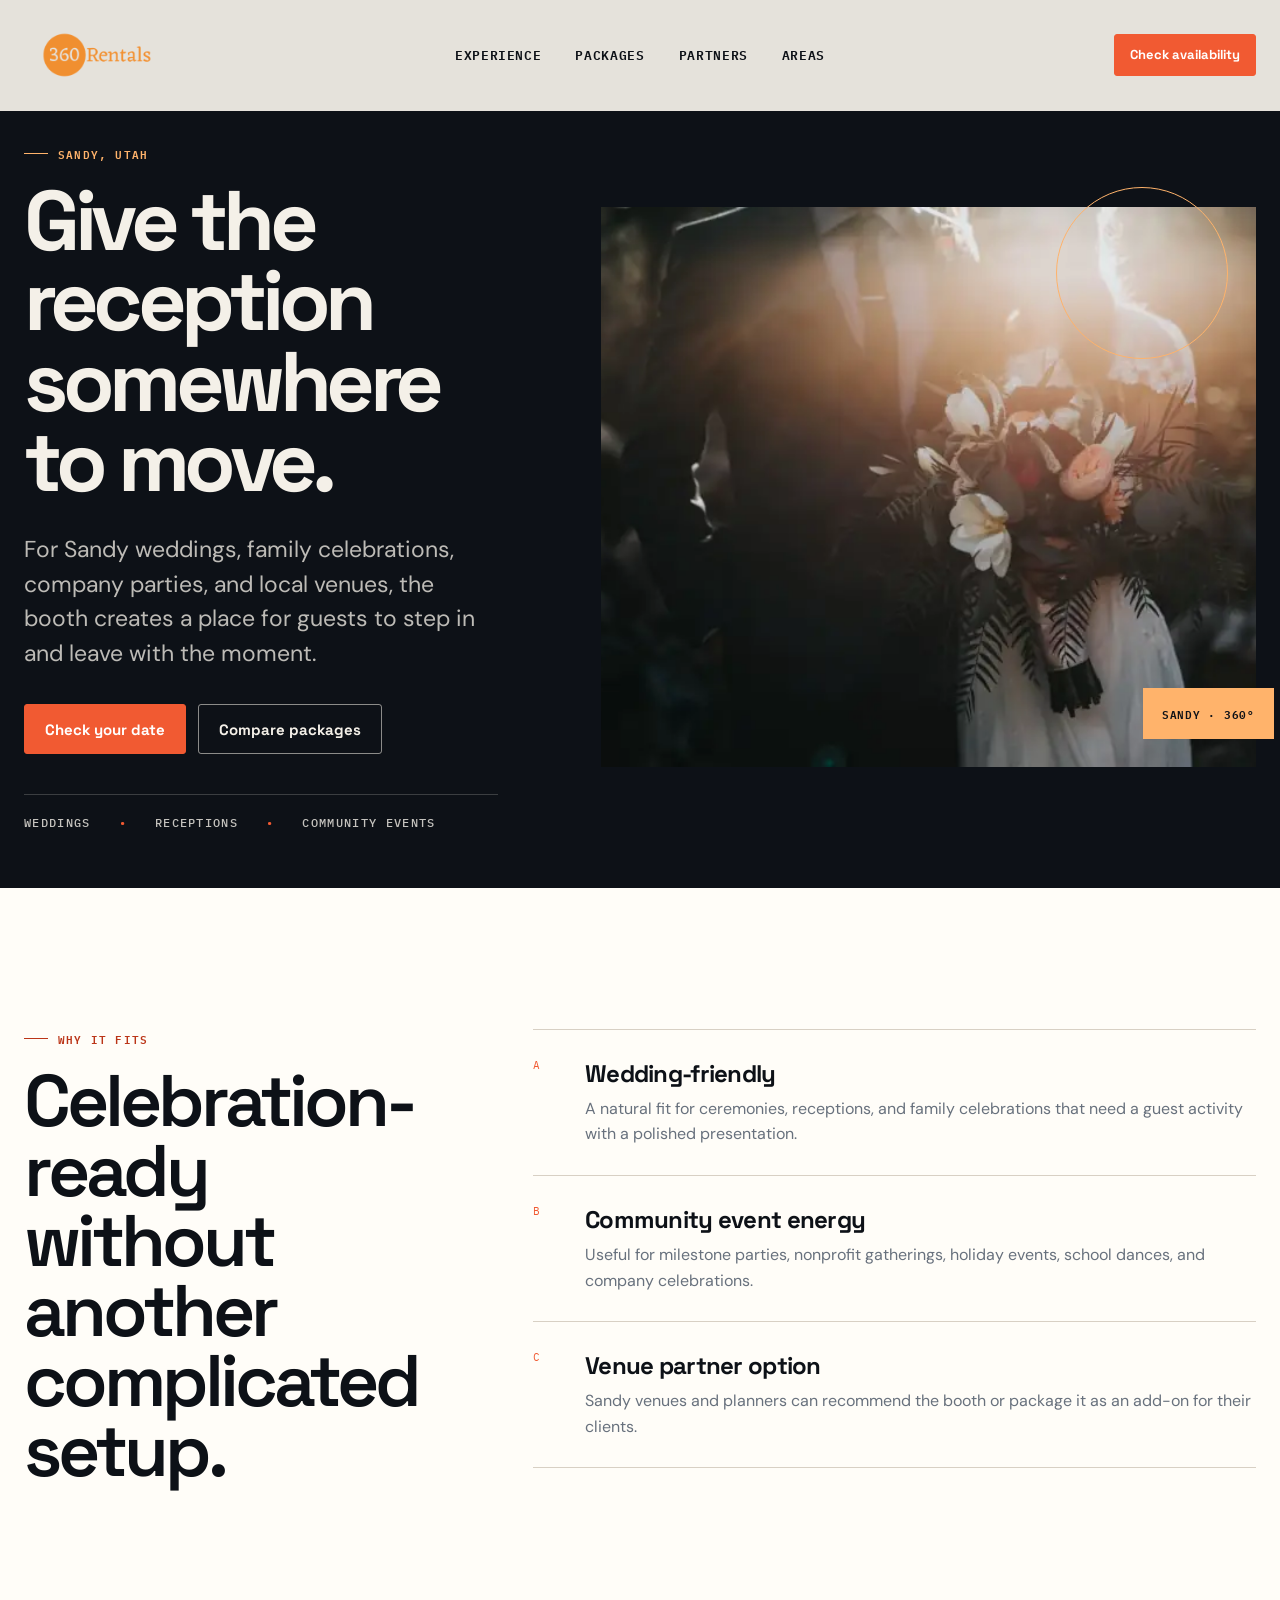
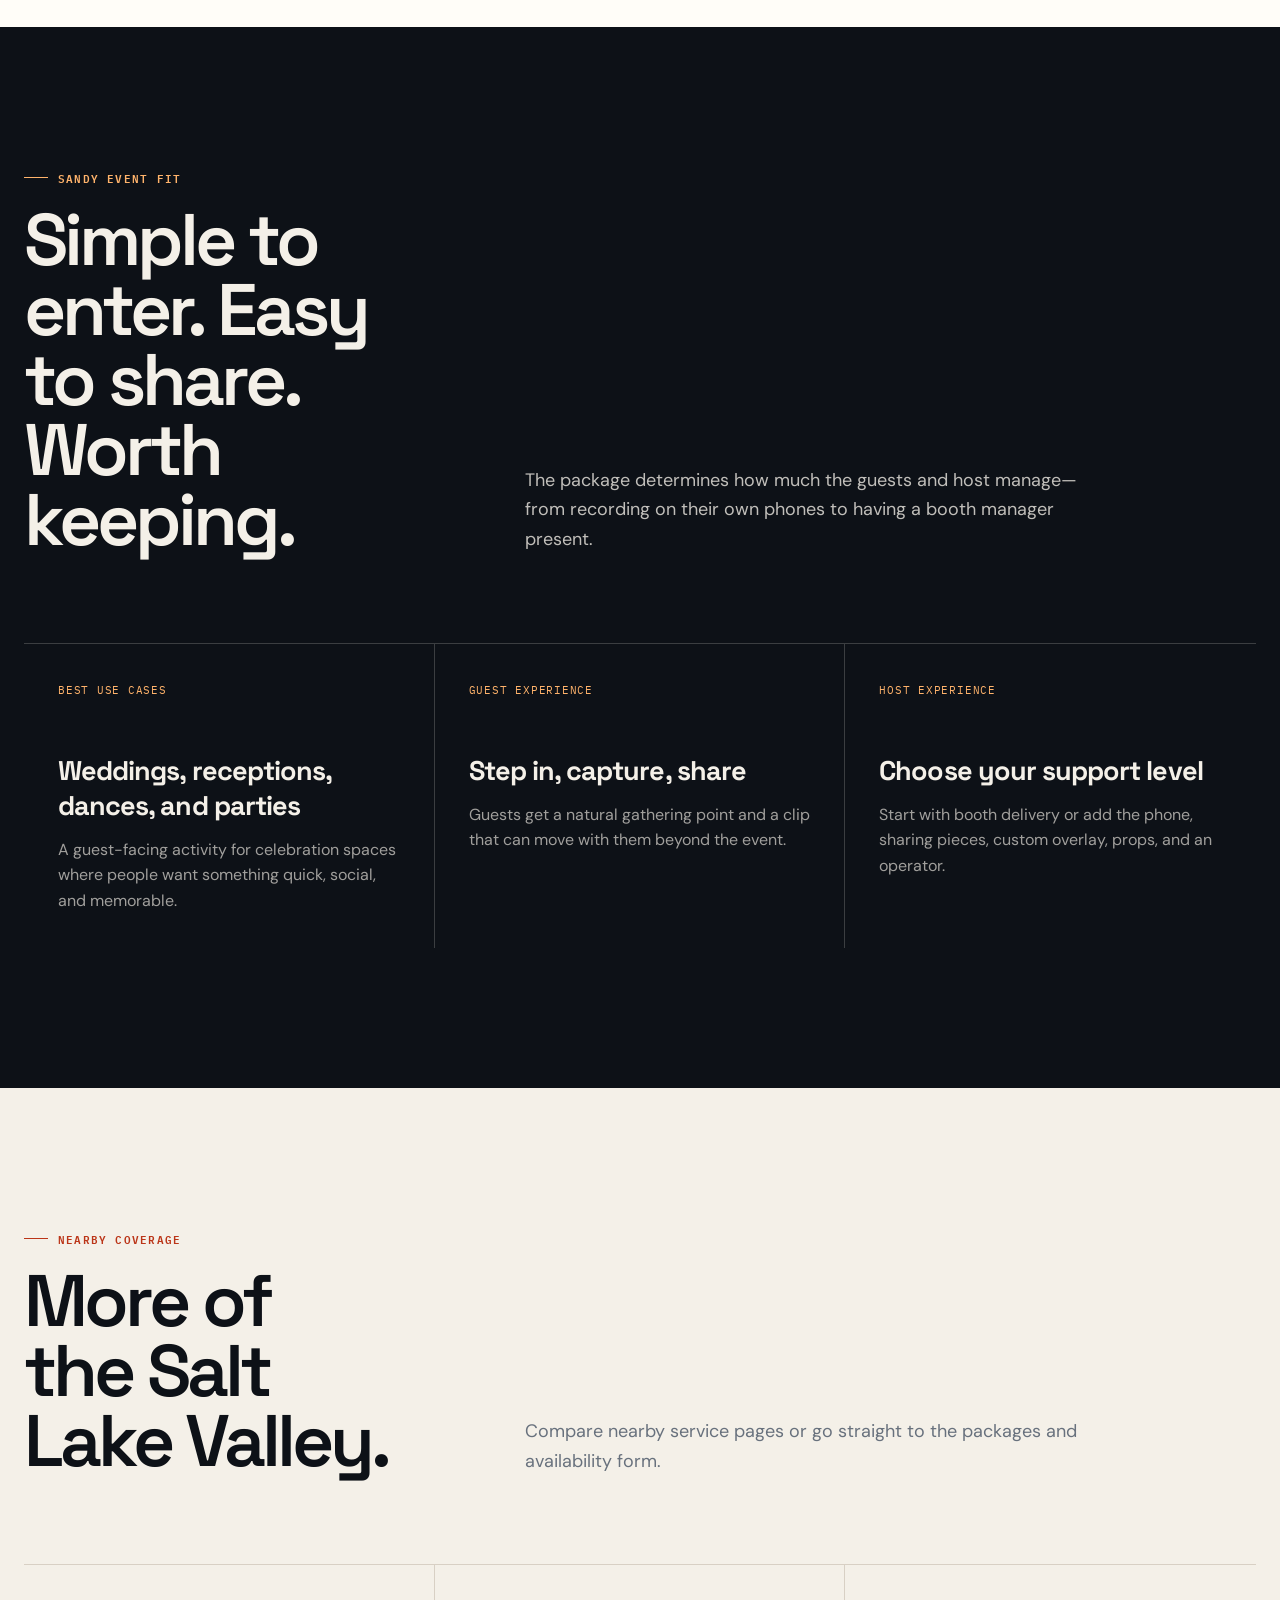
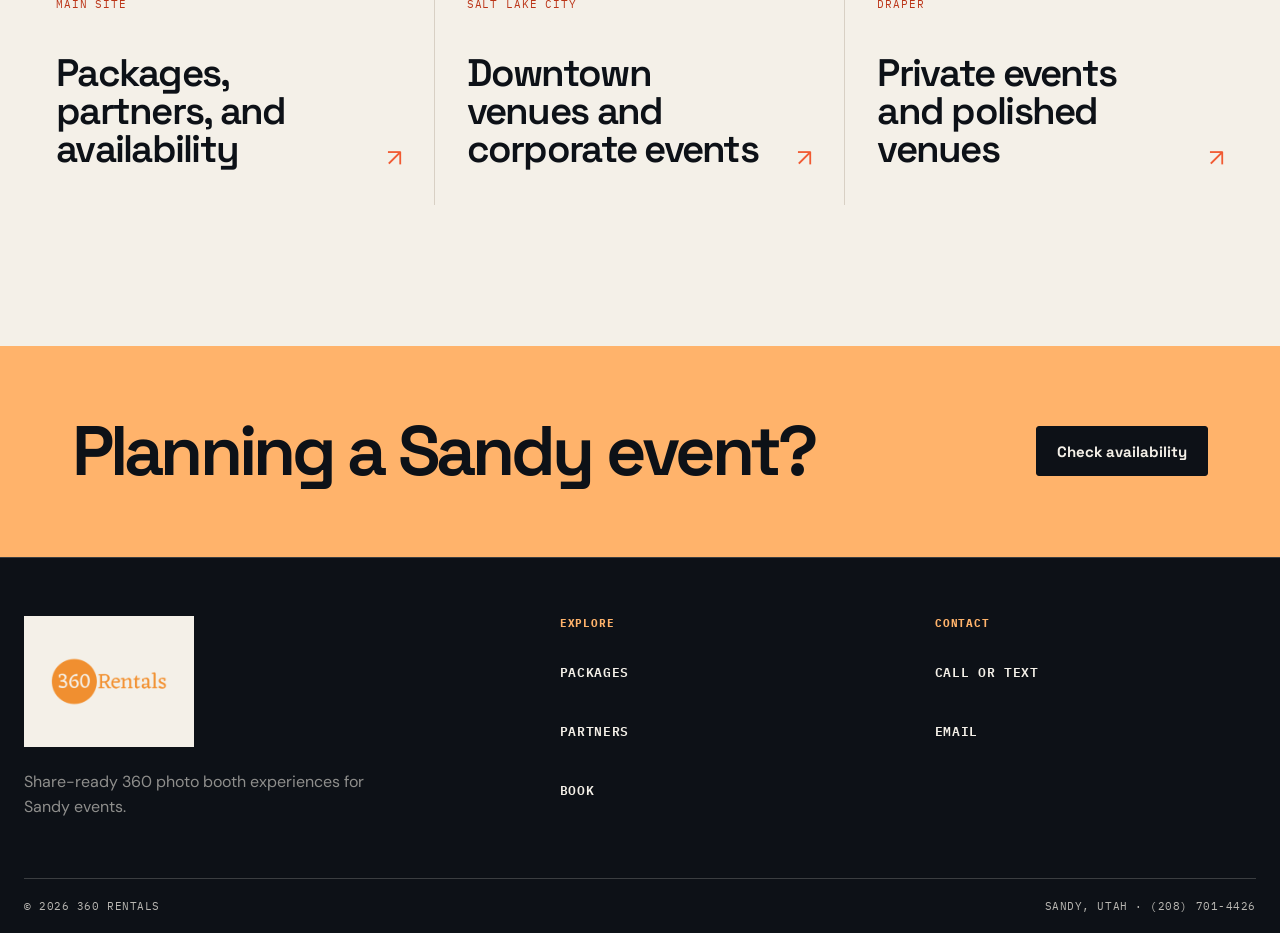
<file: sandy/index.html>
<!doctype html>
<html lang="en">
  <head>
    <meta charset="utf-8" />
    <meta name="viewport" content="width=device-width, initial-scale=1" />
    <title>Sandy 360 Photo Booth Rentals | 360 Rentals</title>
    <meta name="description" content="360 Rentals provides Sandy, Utah 360 photo booth rentals for weddings, receptions, corporate events, and venue partnerships." />
    <meta name="theme-color" content="#0d1117" />
    <link rel="icon" href="/assets/logo-transparent.png" />
    <link rel="preload" as="image" href="/assets/sandy-event.webp" imagesrcset="/assets/sandy-event-720.webp 720w, /assets/sandy-event.webp 1400w" imagesizes="(max-width: 980px) 100vw, 54vw" />
    <link rel="preconnect" href="https://fonts.googleapis.com" />
    <link rel="preconnect" href="https://fonts.gstatic.com" crossorigin />
    <link href="https://fonts.googleapis.com/css2?family=DM+Sans:wght@400;500;600;700&amp;family=IBM+Plex+Mono:wght@500;600&amp;family=Space+Grotesk:wght@500;600;700&amp;display=swap" rel="stylesheet" />
    <meta property="og:title" content="Sandy 360 Photo Booth Rentals | 360 Rentals" />
    <meta property="og:description" content="Sandy, Utah 360 photo booth rentals for weddings, receptions, and event partnerships." />
    <meta property="og:type" content="website" />
    <meta property="og:site_name" content="360 Rentals" />
    <meta property="og:locale" content="en_US" />
    <meta property="og:url" content="https://www.360rentalsusa.com/sandy/" />
    <meta property="og:image" content="https://www.360rentalsusa.com/assets/logo-background.jpeg" />
    <meta property="og:image:alt" content="360 Rentals logo" />
    <meta name="twitter:card" content="summary_large_image" />
    <meta name="twitter:title" content="Sandy 360 Photo Booth Rentals | 360 Rentals" />
    <meta name="twitter:description" content="Sandy, Utah 360 photo booth rentals for weddings, receptions, and event partnerships." />
    <meta name="twitter:image" content="https://www.360rentalsusa.com/assets/logo-background.jpeg" />
    <link rel="canonical" href="https://www.360rentalsusa.com/sandy/" />
    <link rel="stylesheet" href="/styles.css" />
    <script type="application/ld+json">
      {"@context":"https://schema.org","@type":"WebPage","name":"Sandy 360 Photo Booth Rentals","url":"https://www.360rentalsusa.com/sandy/","description":"Sandy, Utah 360 photo booth rentals for weddings, receptions, and events."}
    </script>
    <script type="application/ld+json">
      {"@context":"https://schema.org","@type":"BreadcrumbList","itemListElement":[{"@type":"ListItem","position":1,"name":"Home","item":"https://www.360rentalsusa.com/"},{"@type":"ListItem","position":2,"name":"Sandy","item":"https://www.360rentalsusa.com/sandy/"}]}
    </script>
  </head>
  <body>
    <a class="skip-link" href="#main">Skip to content</a>
    <header class="site-header" data-site-header>
      <div class="header-inner shell">
        <a class="brand" href="/" aria-label="360 Rentals home"><img class="brand-logo" src="/assets/logo-site.png" width="360" height="270" alt="360 Rentals" /></a>
        <nav class="site-nav" id="site-navigation" aria-label="Primary navigation" data-site-nav><a href="/#experience">Experience</a><a href="/#packages">Packages</a><a href="/#venues">Partners</a><a href="/#areas">Areas</a></nav>
        <div class="header-actions"><a class="button header-cta" href="/#book">Check availability</a><button class="menu-toggle" type="button" aria-label="Open navigation" aria-controls="site-navigation" aria-expanded="false" data-menu-button><span></span><span></span></button></div>
      </div>
    </header>

    <main id="main">
      <section class="hero location-hero" id="top" aria-labelledby="hero-title">
        <div class="location-hero-grid shell">
          <div class="hero-copy-block">
            <p class="eyebrow eyebrow-light" data-reveal>Sandy, Utah</p>
            <h1 id="hero-title" data-reveal>Give the reception somewhere to move.</h1>
            <p class="hero-lede" data-reveal>For Sandy weddings, family celebrations, company parties, and local venues, the booth creates a place for guests to step in and leave with the moment.</p>
            <div class="hero-actions" data-reveal><a class="button" href="/#book">Check your date</a><a class="button button-secondary" href="/#packages">Compare packages</a></div>
            <p class="hero-meta" data-reveal><span>Weddings</span><span>Receptions</span><span>Community events</span></p>
          </div>
          <div class="location-stage" data-reveal>
            <img src="/assets/sandy-event.webp" srcset="/assets/sandy-event-720.webp 720w, /assets/sandy-event.webp 1400w" sizes="(max-width: 980px) 100vw, 54vw" width="1400" height="933" fetchpriority="high" decoding="async" alt="A polished Sandy Utah reception space" />
            <span class="location-tag">Sandy · 360°</span>
          </div>
        </div>
      </section>

      <section class="section section-white">
        <div class="local-fit-grid shell">
          <div class="location-copy" data-reveal><p class="eyebrow">Why it fits</p><h2>Celebration-ready without another complicated setup.</h2></div>
          <ul class="local-fit-list" data-reveal>
            <li><span class="list-mark">A</span><div><strong>Wedding-friendly</strong><p>A natural fit for ceremonies, receptions, and family celebrations that need a guest activity with a polished presentation.</p></div></li>
            <li><span class="list-mark">B</span><div><strong>Community event energy</strong><p>Useful for milestone parties, nonprofit gatherings, holiday events, school dances, and company celebrations.</p></div></li>
            <li><span class="list-mark">C</span><div><strong>Venue partner option</strong><p>Sandy venues and planners can recommend the booth or package it as an add-on for their clients.</p></div></li>
          </ul>
        </div>
      </section>

      <section class="section section-dark">
        <div class="shell">
          <div class="section-heading" data-reveal><div><p class="eyebrow eyebrow-light">Sandy event fit</p><h2>Simple to enter. Easy to share. Worth keeping.</h2></div><p>The package determines how much the guests and host manage—from recording on their own phones to having a booth manager present.</p></div>
          <div class="city-detail-grid" data-reveal>
            <article class="city-detail"><span>Best use cases</span><h3>Weddings, receptions, dances, and parties</h3><p>A guest-facing activity for celebration spaces where people want something quick, social, and memorable.</p></article>
            <article class="city-detail"><span>Guest experience</span><h3>Step in, capture, share</h3><p>Guests get a natural gathering point and a clip that can move with them beyond the event.</p></article>
            <article class="city-detail"><span>Host experience</span><h3>Choose your support level</h3><p>Start with booth delivery or add the phone, sharing pieces, custom overlay, props, and an operator.</p></article>
          </div>
        </div>
      </section>

      <section class="section">
        <div class="shell">
          <div class="section-heading" data-reveal><div><p class="eyebrow">Nearby coverage</p><h2>More of the Salt Lake Valley.</h2></div><p>Compare nearby service pages or go straight to the packages and availability form.</p></div>
          <div class="location-list" data-reveal>
            <a class="location-link" href="/"><span>Main site</span><strong>Packages, partners, and availability</strong></a>
            <a class="location-link" href="/salt-lake-city/"><span>Salt Lake City</span><strong>Downtown venues and corporate events</strong></a>
            <a class="location-link" href="/draper/"><span>Draper</span><strong>Private events and polished venues</strong></a>
          </div>
        </div>
      </section>

      <section class="local-cta"><h2>Planning a Sandy event?</h2><a class="button button-dark" href="/#book">Check availability</a></section>
    </main>

    <footer class="site-footer">
      <div class="footer-main shell">
        <div class="footer-brand"><img class="brand-logo" src="/assets/logo-site.png" width="360" height="270" alt="360 Rentals" /><p>Share-ready 360 photo booth experiences for Sandy events.</p></div>
        <div class="footer-column"><h2>Explore</h2><nav class="footer-nav" aria-label="Footer navigation"><a href="/#packages">Packages</a><a href="/#venues">Partners</a><a href="/#book">Book</a></nav></div>
        <div class="footer-column"><h2>Contact</h2><nav class="footer-nav" aria-label="Contact links"><a href="tel:+12087014426">Call or text</a><a href="mailto:hayden@360rentalsusa.com">Email</a></nav></div>
      </div>
      <div class="footer-bottom shell"><span>© <span data-year>2026</span> 360 Rentals</span><span>Sandy, Utah · (208) 701-4426</span></div>
    </footer>
    <script src="/script.js"></script>
  </body>
</html>
</file>
<file: styles.css>
:root {
  --ink: #0d1117;
  --ink-soft: #171d26;
  --paper: #f4f0e8;
  --paper-strong: #fffdf8;
  --signal: #f15a32;
  --signal-dark: #bb3518;
  --apricot: #ffb36b;
  --slate: #68717d;
  --line: #d8d0c4;
  --line-dark: rgba(244, 240, 232, 0.2);
  --white: #ffffff;
  --display: "Space Grotesk", ui-sans-serif, system-ui, sans-serif;
  --body: "DM Sans", ui-sans-serif, system-ui, sans-serif;
  --utility: "IBM Plex Mono", ui-monospace, monospace;
  --shell: min(1480px, calc(100% - 48px));
  --shadow: 0 26px 70px rgba(13, 17, 23, 0.16);
}

* {
  box-sizing: border-box;
}

html {
  scroll-behavior: smooth;
}

body {
  margin: 0;
  min-width: 320px;
  color: var(--ink);
  background: var(--paper);
  font-family: var(--body);
  font-size: 16px;
  -webkit-font-smoothing: antialiased;
}

body.nav-open {
  overflow: hidden;
}

button,
input,
select,
textarea {
  font: inherit;
}

a {
  color: inherit;
  text-decoration: none;
}

img {
  display: block;
  max-width: 100%;
}

p,
h1,
h2,
h3 {
  margin-top: 0;
}

::selection {
  color: var(--white);
  background: var(--signal);
}

:focus-visible {
  outline: 3px solid var(--apricot);
  outline-offset: 4px;
}

.skip-link {
  position: fixed;
  z-index: 100;
  top: 12px;
  left: 12px;
  transform: translateY(-160%);
  padding: 12px 16px;
  color: var(--white);
  background: var(--ink);
  font-weight: 700;
}

.skip-link:focus {
  transform: translateY(0);
}

.sr-only {
  position: absolute;
  width: 1px;
  height: 1px;
  padding: 0;
  margin: -1px;
  overflow: hidden;
  clip: rect(0, 0, 0, 0);
  white-space: nowrap;
  border: 0;
}

.shell {
  width: var(--shell);
  max-width: 1480px;
  margin-inline: auto;
}

.site-header {
  position: fixed;
  z-index: 50;
  inset: 0 0 auto;
  min-height: 76px;
  color: var(--ink);
  background: rgba(244, 240, 232, 0.94);
  border-bottom: 1px solid transparent;
  transition: min-height 180ms ease, border-color 180ms ease, box-shadow 180ms ease;
  backdrop-filter: blur(16px);
}

.site-header[data-scrolled] {
  min-height: 68px;
  border-color: var(--line);
  box-shadow: 0 10px 30px rgba(13, 17, 23, 0.07);
}

.header-inner {
  display: grid;
  grid-template-columns: minmax(150px, 0.8fr) auto minmax(150px, 0.8fr);
  align-items: center;
  gap: 28px;
  min-height: inherit;
}

.brand {
  display: inline-flex;
  align-items: center;
  width: 146px;
  min-height: 48px;
}

.brand-logo {
  width: 100%;
  height: auto;
}

.site-nav {
  display: flex;
  align-items: center;
  justify-content: center;
  gap: clamp(18px, 2.7vw, 34px);
}

.site-nav a,
.footer-nav a {
  position: relative;
  display: inline-flex;
  align-items: center;
  min-height: 44px;
  font-family: var(--utility);
  font-size: 13px;
  font-weight: 600;
  letter-spacing: 0.05em;
  text-transform: uppercase;
}

.site-nav a::after,
.footer-nav a::after {
  position: absolute;
  right: 0;
  bottom: -7px;
  left: 0;
  height: 2px;
  content: "";
  background: var(--signal);
  transform: scaleX(0);
  transform-origin: right;
  transition: transform 180ms ease;
}

.site-nav a:hover::after,
.site-nav a:focus-visible::after,
.footer-nav a:hover::after,
.footer-nav a:focus-visible::after {
  transform: scaleX(1);
  transform-origin: left;
}

.header-actions {
  display: flex;
  align-items: center;
  justify-content: flex-end;
  gap: 10px;
}

.menu-toggle {
  display: none;
  width: 48px;
  height: 48px;
  border: 1px solid var(--line);
  color: var(--ink);
  background: transparent;
  cursor: pointer;
}

.menu-toggle span {
  display: block;
  width: 20px;
  height: 2px;
  margin: 5px auto;
  background: currentColor;
  transition: transform 180ms ease, opacity 180ms ease;
}

.menu-toggle[aria-expanded="true"] span:first-child {
  transform: translateY(3.5px) rotate(45deg);
}

.menu-toggle[aria-expanded="true"] span:last-child {
  transform: translateY(-3.5px) rotate(-45deg);
}

.button,
button[type="submit"] {
  display: inline-flex;
  align-items: center;
  justify-content: center;
  gap: 10px;
  min-height: 50px;
  border: 1px solid var(--signal);
  border-radius: 3px;
  padding: 13px 20px;
  color: var(--white);
  background: var(--signal);
  font-family: var(--display);
  font-size: 15px;
  font-weight: 700;
  cursor: pointer;
  transition: color 180ms ease, background 180ms ease, border-color 180ms ease, transform 180ms ease;
}

.button:hover,
button[type="submit"]:hover {
  border-color: var(--signal-dark);
  background: var(--signal-dark);
  transform: translateY(-2px);
}

.button-secondary {
  border-color: rgba(244, 240, 232, 0.55);
  color: var(--paper);
  background: transparent;
}

.button-secondary:hover {
  border-color: var(--paper);
  color: var(--ink);
  background: var(--paper);
}

.button-dark {
  border-color: var(--ink);
  color: var(--paper);
  background: var(--ink);
}

.button-dark:hover {
  border-color: var(--signal);
  background: var(--signal);
}

.header-cta {
  min-height: 42px;
  padding: 9px 15px;
  font-size: 13px;
}

.eyebrow {
  display: flex;
  align-items: center;
  gap: 10px;
  margin: 0 0 18px;
  color: var(--signal-dark);
  font-family: var(--utility);
  font-size: 11px;
  font-weight: 600;
  letter-spacing: 0.11em;
  text-transform: uppercase;
}

.eyebrow::before {
  flex: 0 0 24px;
  height: 1px;
  content: "";
  background: currentColor;
}

.eyebrow-light {
  color: var(--apricot);
}

.hero {
  position: relative;
  overflow: hidden;
  color: var(--paper);
  background: var(--ink);
}

.hero-home {
  min-height: 820px;
  padding-top: 76px;
}

.hero-home::before {
  position: absolute;
  inset: 76px 0 0;
  content: "";
  background-image:
    linear-gradient(rgba(244, 240, 232, 0.045) 1px, transparent 1px),
    linear-gradient(90deg, rgba(244, 240, 232, 0.045) 1px, transparent 1px);
  background-size: 72px 72px;
  mask-image: linear-gradient(90deg, black, transparent 60%);
}

.hero-grid {
  position: relative;
  z-index: 2;
  display: grid;
  grid-template-columns: minmax(0, 0.9fr) minmax(420px, 1.1fr);
  gap: clamp(48px, 7vw, 104px);
  align-items: center;
  min-height: 744px;
  padding-block: 72px 58px;
}

.hero-copy-block {
  position: relative;
  z-index: 4;
}

.hero h1,
.location-hero h1 {
  max-width: 760px;
  margin: 0;
  font-family: var(--display);
  font-size: clamp(58px, 7.4vw, 112px);
  font-weight: 700;
  letter-spacing: -0.065em;
  line-height: 0.95;
  text-wrap: balance;
}

.hero h1 em {
  color: var(--signal);
  font-style: normal;
  white-space: nowrap;
}

.hero-lede {
  max-width: 610px;
  margin: 30px 0 0;
  color: rgba(244, 240, 232, 0.76);
  font-size: clamp(18px, 2vw, 23px);
  line-height: 1.5;
  text-wrap: pretty;
}

.hero-actions {
  display: flex;
  flex-wrap: wrap;
  gap: 12px;
  margin-top: 34px;
}

.hero-meta {
  display: flex;
  flex-wrap: wrap;
  gap: 12px 28px;
  margin: 40px 0 0;
  padding: 20px 0 0;
  border-top: 1px solid var(--line-dark);
  color: rgba(244, 240, 232, 0.8);
  font-family: var(--utility);
  font-size: 12px;
  font-weight: 500;
  letter-spacing: 0.11em;
  text-transform: uppercase;
}

.hero-meta span + span::before {
  margin-right: 28px;
  color: var(--signal);
  content: "•";
}

.hero-stage {
  position: relative;
  min-height: 610px;
}

.hero-frame {
  position: absolute;
  inset: 0 0 0 10%;
  margin: 0;
  overflow: hidden;
  background: var(--ink-soft);
  box-shadow: var(--shadow);
  aspect-ratio: 16 / 9;
}

.hero-frame video {
  width: 100%;
  height: 100%;
  object-fit: contain;
  background: var(--ink-soft);
}

.hero-frame .hero-fallback {
  display: none;
}

@media (prefers-reduced-motion: reduce) {
  .hero-frame video {
    display: none;
  }
  .hero-frame .hero-fallback {
    display: block;
  }
}

.orbit {
  position: absolute;
  z-index: 3;
  top: 50%;
  left: 0;
  display: grid;
  place-items: center;
  width: clamp(230px, 24vw, 350px);
  aspect-ratio: 1;
  border: 1px solid rgba(255, 179, 107, 0.82);
  border-radius: 50%;
  transform: translateY(-50%);
  box-shadow:
    0 0 0 1px rgba(244, 240, 232, 0.12),
    0 30px 70px rgba(0, 0, 0, 0.35);
  pointer-events: none;
}

.orbit::before,
.orbit::after {
  position: absolute;
  content: "";
  border-radius: 50%;
}

.orbit::before {
  inset: 13%;
  border: 1px solid rgba(244, 240, 232, 0.45);
  border-right-color: var(--signal);
  transform: rotate(-22deg);
}

.orbit::after {
  top: 4%;
  left: 54%;
  width: 12px;
  aspect-ratio: 1;
  background: var(--signal);
  box-shadow: 0 0 0 7px rgba(241, 90, 50, 0.16);
}

.orbit span {
  color: var(--paper);
  font-family: var(--display);
  font-size: clamp(56px, 8vw, 116px);
  font-weight: 700;
  letter-spacing: -0.08em;
}

.hero-stamp {
  position: absolute;
  z-index: 4;
  right: -22px;
  bottom: 28px;
  max-width: 210px;
  padding: 15px 18px;
  color: var(--ink);
  background: var(--apricot);
  font-family: var(--utility);
  font-size: 11px;
  font-weight: 600;
  letter-spacing: 0.07em;
  line-height: 1.5;
  text-transform: uppercase;
  transform: rotate(-2deg);
}

.proof-strip {
  color: var(--ink);
  background: var(--apricot);
}

.proof-grid {
  display: grid;
  grid-template-columns: repeat(3, minmax(0, 1fr));
}

.proof-item {
  display: grid;
  grid-template-columns: auto 1fr;
  gap: 16px;
  align-items: center;
  min-height: 108px;
  padding: 24px clamp(18px, 3vw, 36px);
  border-left: 1px solid rgba(13, 17, 23, 0.22);
}

.proof-item:first-child {
  border-left: 0;
}

.proof-mark {
  font-family: var(--display);
  font-size: 30px;
  font-weight: 700;
  letter-spacing: -0.06em;
}

.proof-item strong {
  display: block;
  font-family: var(--display);
  font-size: 16px;
}

.proof-item span:last-child {
  display: block;
  margin-top: 2px;
  color: rgba(13, 17, 23, 0.68);
  font-size: 13px;
}

.section {
  padding-block: clamp(86px, 11vw, 150px);
}

.section-dark {
  color: var(--paper);
  background: var(--ink);
}

.section-white {
  background: var(--paper-strong);
}

.section-heading {
  display: grid;
  grid-template-columns: minmax(0, 0.72fr) minmax(320px, 1.28fr);
  gap: clamp(36px, 7vw, 110px);
  align-items: end;
  margin-bottom: clamp(46px, 7vw, 88px);
}

.section-heading h2,
.experience-copy h2,
.partner-copy h2,
.booking-copy h2,
.location-copy h2 {
  margin: 0;
  font-family: var(--display);
  font-size: clamp(42px, 5.7vw, 78px);
  font-weight: 600;
  letter-spacing: -0.055em;
  line-height: 0.96;
  text-wrap: balance;
}

.section-heading > p:last-child {
  max-width: 570px;
  margin: 0;
  color: var(--slate);
  font-size: 18px;
  line-height: 1.65;
}

.section-dark .section-heading > p:last-child {
  color: rgba(244, 240, 232, 0.78);
}

.experience-grid {
  display: grid;
  grid-template-columns: minmax(320px, 0.82fr) minmax(0, 1.18fr);
  gap: clamp(46px, 8vw, 120px);
  align-items: center;
}

.experience-media {
  position: relative;
  min-height: 660px;
}

.experience-media img {
  width: calc(100% - 44px);
  height: 610px;
  object-fit: cover;
}

.media-note {
  position: absolute;
  right: 0;
  bottom: 0;
  width: min(270px, 68%);
  padding: 22px;
  color: var(--paper);
  background: var(--ink);
  font-family: var(--utility);
  font-size: 12px;
  letter-spacing: 0.02em;
  line-height: 1.6;
}

.experience-copy > p:not(.eyebrow) {
  max-width: 640px;
  margin: 26px 0 0;
  color: var(--slate);
  font-size: 19px;
  line-height: 1.65;
}

.experience-list {
  margin: 42px 0 0;
  padding: 0;
  list-style: none;
}

.experience-list li {
  display: grid;
  grid-template-columns: 36px 1fr;
  gap: 18px;
  padding: 24px 0;
  border-top: 1px solid var(--line);
}

.experience-list li:last-child {
  border-bottom: 1px solid var(--line);
}

.experience-list .list-mark {
  color: var(--signal);
  font-family: var(--utility);
  font-size: 12px;
  font-weight: 600;
}

.experience-list h3 {
  margin: 0 0 6px;
  font-family: var(--display);
  font-size: 23px;
  letter-spacing: -0.025em;
}

.experience-list p {
  margin: 0;
  color: var(--slate);
  line-height: 1.55;
}

.occasions-section {
  color: var(--ink);
  background: var(--apricot);
}

.occasion-heading {
  grid-template-columns: minmax(0, 1.2fr) minmax(300px, 0.8fr);
  align-items: center;
  margin-bottom: 0;
  padding: clamp(36px, 5vw, 68px);
  color: var(--paper);
  background: var(--ink);
}

.occasion-heading .eyebrow {
  color: var(--apricot);
}

.occasion-heading h2 {
  max-width: 790px;
  font-size: clamp(48px, 5.2vw, 76px);
}

.occasion-heading > p:last-child {
  color: rgba(244, 240, 232, 0.78);
}

.occasion-groups {
  display: grid;
  grid-template-columns: minmax(0, 1.08fr) repeat(2, minmax(0, 0.96fr));
  border-bottom: 1px solid rgba(13, 17, 23, 0.24);
  box-shadow: 0 28px 70px rgba(13, 17, 23, 0.18);
}

.occasion-group {
  --occasion-accent: var(--signal);
  position: relative;
  display: flex;
  flex-direction: column;
  min-height: 460px;
  padding: clamp(30px, 3.4vw, 48px);
  border-left: 1px solid rgba(13, 17, 23, 0.18);
  background: var(--paper-strong);
}

.occasion-group:first-child {
  border-left: 0;
}

.occasion-group-wedding {
  --occasion-accent: var(--apricot);
  color: var(--paper);
  background: var(--ink-soft);
}

.occasion-group-community {
  --occasion-accent: var(--signal-dark);
  background: var(--paper);
}

.occasion-group-heading {
  display: flex;
  align-items: center;
  gap: 16px;
  min-height: 52px;
}

.occasion-index {
  color: var(--occasion-accent);
  font-family: var(--display);
  font-size: 46px;
  font-weight: 700;
  letter-spacing: -0.06em;
  line-height: 1;
}

.occasion-kicker {
  max-width: 165px;
  margin: 0;
  color: var(--slate);
  font-family: var(--utility);
  font-size: 11px;
  font-weight: 600;
  letter-spacing: 0.09em;
  line-height: 1.35;
  text-transform: uppercase;
}

.occasion-group-wedding .occasion-kicker {
  color: rgba(244, 240, 232, 0.68);
}

.occasion-group h3 {
  max-width: 330px;
  margin: 34px 0 0;
  font-family: var(--display);
  font-size: clamp(30px, 2.8vw, 42px);
  font-weight: 600;
  letter-spacing: -0.05em;
  line-height: 0.98;
  text-wrap: balance;
}

.occasion-group > p:not(.occasion-kicker) {
  max-width: 340px;
  margin: 18px 0 0;
  color: var(--slate);
  line-height: 1.55;
}

.occasion-group-wedding > p:not(.occasion-kicker) {
  color: rgba(244, 240, 232, 0.7);
}

.occasion-list {
  display: grid;
  gap: 0;
  margin: auto 0 0;
  padding: 22px 0 0;
  list-style: none;
}

.occasion-list li {
  display: flex;
  align-items: center;
  gap: 12px;
  min-height: 48px;
  padding: 11px 0;
  border-top: 1px solid rgba(13, 17, 23, 0.2);
  font-family: var(--display);
  font-size: clamp(17px, 1.4vw, 19px);
  font-weight: 600;
  letter-spacing: -0.02em;
  line-height: 1.3;
}

.occasion-group-wedding .occasion-list li {
  border-color: var(--line-dark);
}

.occasion-list li::before {
  flex: 0 0 8px;
  width: 8px;
  height: 8px;
  content: "";
  background: var(--occasion-accent);
  border-radius: 50%;
}

.package-grid {
  display: grid;
  grid-template-columns: repeat(3, minmax(0, 1fr));
  border-top: 1px solid var(--line-dark);
  border-bottom: 1px solid var(--line-dark);
}

.package-card {
  position: relative;
  display: flex;
  flex-direction: column;
  min-height: 610px;
  padding: clamp(30px, 4vw, 48px);
  border-left: 1px solid var(--line-dark);
}

.package-card:first-child {
  border-left: 0;
}

.package-card-featured {
  color: var(--ink);
  background: var(--apricot);
}

.package-index,
.package-label {
  font-family: var(--utility);
  font-size: 11px;
  font-weight: 600;
  letter-spacing: 0.08em;
  text-transform: uppercase;
}

.package-index {
  color: var(--apricot);
}

.package-card-featured .package-index {
  color: var(--signal-dark);
}

.package-label {
  margin: auto 0 12px;
  color: rgba(244, 240, 232, 0.58);
}

.package-card-featured .package-label {
  color: rgba(13, 17, 23, 0.6);
}

.package-card h3 {
  max-width: 280px;
  margin: 22px 0 0;
  font-family: var(--display);
  font-size: clamp(34px, 3.8vw, 54px);
  font-weight: 650;
  letter-spacing: -0.05em;
  line-height: 0.95;
}

.price {
  display: flex;
  gap: 7px;
  align-items: flex-start;
  margin: 22px 0 0;
  font-family: var(--display);
  font-size: clamp(52px, 5vw, 72px);
  font-weight: 700;
  letter-spacing: -0.06em;
  line-height: 1;
  font-variant-numeric: tabular-nums;
}

.price span {
  margin-top: 9px;
  color: rgba(244, 240, 232, 0.55);
  font-family: var(--utility);
  font-size: 11px;
  letter-spacing: 0.06em;
  text-transform: uppercase;
}

.package-card-featured .price span {
  color: rgba(13, 17, 23, 0.55);
}

.package-summary {
  margin: 26px 0 0;
  color: rgba(244, 240, 232, 0.7);
  line-height: 1.6;
}

.package-card-featured .package-summary {
  color: rgba(13, 17, 23, 0.7);
}

.package-list {
  display: grid;
  gap: 12px;
  margin: 22px 0 28px;
  padding: 22px 0 0;
  border-top: 1px solid var(--line-dark);
  list-style: none;
}

.package-card-featured .package-list {
  border-color: rgba(13, 17, 23, 0.2);
}

.package-list li {
  position: relative;
  padding-left: 19px;
  color: rgba(244, 240, 232, 0.8);
  font-size: 14px;
  line-height: 1.45;
}

.package-card-featured .package-list li {
  color: rgba(13, 17, 23, 0.8);
}

.package-list li::before {
  position: absolute;
  top: 0.62em;
  left: 0;
  width: 7px;
  height: 7px;
  content: "";
  border: 1px solid var(--signal);
  border-radius: 50%;
}

.package-card-featured .package-list li::before {
  border-color: var(--signal-dark);
}

.package-card .button {
  align-self: flex-start;
  margin-top: auto;
}

.package-card-featured .button {
  border-color: var(--ink);
  color: var(--paper);
  background: var(--ink);
}

.location-list {
  display: grid;
  grid-template-columns: repeat(3, minmax(0, 1fr));
  border-top: 1px solid var(--line);
}

.location-link {
  position: relative;
  display: grid;
  gap: 38px;
  min-height: 240px;
  padding: 32px;
  border-right: 1px solid var(--line);
  transition: color 180ms ease, background 180ms ease;
}

.location-link:last-child {
  border-right: 0;
}

.location-link:hover {
  color: var(--paper);
  background: var(--ink);
}

.location-link span {
  color: var(--signal-dark);
  font-family: var(--utility);
  font-size: 11px;
  letter-spacing: 0.08em;
  text-transform: uppercase;
}

.location-link:hover span {
  color: var(--apricot);
}

.location-link strong {
  max-width: 300px;
  font-family: var(--display);
  font-size: clamp(28px, 3vw, 42px);
  font-weight: 600;
  letter-spacing: -0.045em;
  line-height: 1;
}

.location-link::after {
  position: absolute;
  right: 32px;
  bottom: 32px;
  content: "↗";
  color: var(--signal);
  font-size: 24px;
}

.partner-grid {
  display: grid;
  grid-template-columns: minmax(0, 1.06fr) minmax(340px, 0.94fr);
  min-height: 660px;
}

.partner-image {
  position: relative;
  min-height: 600px;
}

.partner-image img {
  width: 100%;
  height: 100%;
  object-fit: cover;
}

.partner-image::after {
  position: absolute;
  inset: 0;
  content: "";
  background: linear-gradient(90deg, transparent 55%, rgba(13, 17, 23, 0.25));
}

.partner-copy {
  display: flex;
  flex-direction: column;
  justify-content: center;
  padding: clamp(48px, 7vw, 96px);
  color: var(--paper);
  background: var(--signal);
}

.partner-copy .eyebrow {
  color: var(--ink);
}

.partner-copy > p:not(.eyebrow) {
  max-width: 560px;
  margin: 28px 0 0;
  color: rgba(13, 17, 23, 0.72);
  font-size: 18px;
  line-height: 1.65;
}

.partner-copy .button {
  align-self: flex-start;
  margin-top: 34px;
}

.process-list {
  margin: 0;
  padding: 0;
  counter-reset: process;
  list-style: none;
}

.process-list li {
  counter-increment: process;
  display: grid;
  grid-template-columns: 110px minmax(220px, 0.65fr) minmax(300px, 1.35fr);
  gap: 24px;
  align-items: baseline;
  padding: 34px 0;
  border-top: 1px solid var(--line);
}

.process-list li:last-child {
  border-bottom: 1px solid var(--line);
}

.process-list li::before {
  content: "0" counter(process);
  color: var(--signal);
  font-family: var(--utility);
  font-size: 13px;
  font-weight: 600;
}

.process-list h3 {
  margin: 0;
  font-family: var(--display);
  font-size: 28px;
  letter-spacing: -0.035em;
}

.process-list p {
  margin: 0;
  color: var(--slate);
  line-height: 1.6;
}

.faq-list {
  max-width: 980px;
  margin-left: auto;
  border-top: 1px solid var(--line);
}

.faq-list details {
  border-bottom: 1px solid var(--line);
}

.faq-list summary {
  position: relative;
  padding: 28px 54px 28px 0;
  cursor: pointer;
  font-family: var(--display);
  font-size: clamp(20px, 2.6vw, 28px);
  font-weight: 600;
  letter-spacing: -0.025em;
  list-style: none;
  transition: background 180ms ease;
}

.faq-list summary:hover {
  background: rgba(241, 90, 50, 0.05);
}

.faq-list summary::-webkit-details-marker {
  display: none;
}

.faq-list summary::after {
  position: absolute;
  top: 50%;
  right: 10px;
  content: "+";
  color: var(--signal);
  font-family: var(--utility);
  font-size: 28px;
  font-weight: 500;
  transform: translateY(-50%);
  transition: transform 200ms ease;
}

.faq-list details[open] summary::after {
  content: "−";
  transform: translateY(-50%) rotate(0deg);
}

.faq-list details p {
  max-width: 760px;
  margin: -6px 0 28px;
  color: var(--slate);
  line-height: 1.65;
}

.booking-section {
  color: var(--paper);
  background: var(--ink);
}

.booking-grid {
  display: grid;
  grid-template-columns: minmax(300px, 0.78fr) minmax(0, 1.22fr);
  gap: clamp(52px, 9vw, 130px);
  align-items: start;
}

.booking-copy {
  position: sticky;
  top: 118px;
}

.booking-copy > p:not(.eyebrow) {
  max-width: 520px;
  margin: 26px 0 0;
  color: rgba(244, 240, 232, 0.68);
  font-size: 18px;
  line-height: 1.65;
}

.contact-lines {
  display: grid;
  gap: 12px;
  margin-top: 34px;
}

.contact-lines a {
  width: fit-content;
  color: var(--apricot);
  font-family: var(--display);
  font-size: clamp(20px, 2.2vw, 28px);
  font-weight: 600;
}

.booking-form {
  display: grid;
  grid-template-columns: repeat(2, minmax(0, 1fr));
  gap: 24px 18px;
  padding: clamp(28px, 5vw, 54px);
  color: var(--ink);
  background: var(--paper-strong);
  box-shadow: var(--shadow);
}

.booking-form .honey {
  position: absolute;
  left: -9999px;
  opacity: 0;
  pointer-events: none;
}

.booking-form label {
  display: grid;
  gap: 9px;
  color: var(--ink);
  font-family: var(--utility);
  font-size: 11px;
  font-weight: 600;
  letter-spacing: 0.05em;
  text-transform: uppercase;
}

.booking-form .full,
.booking-form button,
.form-note {
  grid-column: 1 / -1;
}

input,
select,
textarea {
  width: 100%;
  min-height: 50px;
  border: 0;
  border-bottom: 1px solid var(--line);
  border-radius: 0;
  padding: 12px 4px;
  color: var(--ink);
  background: transparent;
  font-family: var(--body);
  font-size: 16px;
  text-transform: none;
  transition: border-color 180ms ease, background 180ms ease;
}

input::placeholder,
textarea::placeholder {
  color: rgba(104, 113, 125, 0.75);
}

input:focus,
select:focus,
textarea:focus {
  border-color: var(--signal);
  outline: 0;
  background: rgba(241, 90, 50, 0.05);
}

input:focus-visible,
select:focus-visible,
textarea:focus-visible {
  outline: 3px solid rgba(255, 179, 107, 0.5);
  outline-offset: 2px;
}

textarea {
  min-height: 122px;
  resize: vertical;
}

.form-note {
  margin: -8px 0 0;
  color: var(--slate);
  font-size: 12px;
  line-height: 1.5;
  text-transform: none;
}

.site-footer {
  color: var(--paper);
  background: var(--ink);
  border-top: 1px solid var(--line-dark);
}

.footer-main {
  display: grid;
  grid-template-columns: 1.2fr 0.8fr 0.8fr;
  gap: 54px;
  padding-block: 58px;
}

.footer-brand .brand-logo {
  width: 170px;
  padding: 7px;
  background: var(--paper);
}

.footer-brand p {
  max-width: 360px;
  margin: 22px 0 0;
  color: rgba(244, 240, 232, 0.56);
  line-height: 1.6;
}

.footer-column h2 {
  margin: 0 0 20px;
  color: var(--apricot);
  font-family: var(--utility);
  font-size: 11px;
  letter-spacing: 0.08em;
  text-transform: uppercase;
}

.footer-nav {
  display: grid;
  gap: 15px;
  justify-items: start;
}

.footer-bottom {
  display: flex;
  justify-content: space-between;
  gap: 20px;
  padding-block: 20px;
  border-top: 1px solid var(--line-dark);
  color: rgba(244, 240, 232, 0.75);
  font-family: var(--utility);
  font-size: 11px;
  letter-spacing: 0.05em;
  text-transform: uppercase;
}

/* Location pages */
.location-hero {
  min-height: 760px;
  padding-top: 76px;
}

.location-hero-grid {
  display: grid;
  grid-template-columns: minmax(0, 0.84fr) minmax(440px, 1.16fr);
  gap: clamp(48px, 8vw, 118px);
  align-items: center;
  min-height: 684px;
  padding-block: 68px 58px;
}

.location-hero h1 {
  font-size: clamp(54px, 6.6vw, 96px);
}

.location-stage {
  position: relative;
  min-height: 560px;
}

.location-stage img {
  width: 100%;
  height: 560px;
  object-fit: cover;
}

.location-stage::before {
  position: absolute;
  z-index: 2;
  top: -20px;
  right: 28px;
  width: 170px;
  aspect-ratio: 1;
  content: "";
  border: 1px solid var(--apricot);
  border-radius: 50%;
}

.location-tag {
  position: absolute;
  z-index: 3;
  right: -18px;
  bottom: 28px;
  padding: 16px 19px;
  color: var(--ink);
  background: var(--apricot);
  font-family: var(--utility);
  font-size: 11px;
  font-weight: 600;
  letter-spacing: 0.07em;
  text-transform: uppercase;
}

.local-fit-grid {
  display: grid;
  grid-template-columns: minmax(300px, 0.72fr) minmax(0, 1.28fr);
  gap: clamp(54px, 8vw, 118px);
}

.local-fit-list {
  margin: 0;
  padding: 0;
  border-top: 1px solid var(--line);
  list-style: none;
}

.local-fit-list li {
  display: grid;
  grid-template-columns: 34px 1fr;
  gap: 18px;
  padding: 28px 0;
  border-bottom: 1px solid var(--line);
}

.local-fit-list strong {
  display: block;
  margin-bottom: 7px;
  font-family: var(--display);
  font-size: 24px;
  letter-spacing: -0.03em;
}

.local-fit-list p {
  margin: 0;
  color: var(--slate);
  line-height: 1.6;
}

.local-fit-list .list-mark {
  color: var(--signal);
  font-family: var(--utility);
  font-size: 11px;
}

.city-detail-grid {
  display: grid;
  grid-template-columns: repeat(3, minmax(0, 1fr));
  border-top: 1px solid var(--line-dark);
}

.city-detail {
  min-height: 280px;
  padding: 34px;
  border-right: 1px solid var(--line-dark);
}

.city-detail:last-child {
  border-right: 0;
}

.city-detail span {
  color: var(--apricot);
  font-family: var(--utility);
  font-size: 11px;
  letter-spacing: 0.07em;
  text-transform: uppercase;
}

.city-detail h3 {
  margin: 54px 0 14px;
  font-family: var(--display);
  font-size: 27px;
  letter-spacing: -0.035em;
}

.city-detail p {
  margin: 0;
  color: rgba(244, 240, 232, 0.64);
  line-height: 1.6;
}

.local-cta {
  display: grid;
  grid-template-columns: 1fr auto;
  gap: 44px;
  align-items: center;
  padding: clamp(38px, 6vw, 72px);
  color: var(--ink);
  background: var(--apricot);
}

.local-cta h2 {
  max-width: 790px;
  margin: 0;
  font-family: var(--display);
  font-size: clamp(40px, 5.5vw, 70px);
  font-weight: 650;
  letter-spacing: -0.055em;
  line-height: 0.95;
}

[data-reveal] {
  opacity: 0;
  transform: translateY(24px);
  transition: opacity 650ms ease, transform 650ms cubic-bezier(0.22, 1, 0.36, 1);
}

[data-reveal][data-visible] {
  opacity: 1;
  transform: none;
}

.hero [data-reveal]:nth-child(2) {
  transition-delay: 100ms;
}

@media (min-width: 1800px) {
  :root {
    --shell: min(1880px, calc(100% - 10vw));
  }

  .shell {
    max-width: 1880px;
  }

  .header-inner,
  .hero-grid,
  .proof-grid,
  .location-hero-grid {
    width: min(2400px, calc(100% - 10vw));
    max-width: 2400px;
  }

  .hero-home {
    min-height: min(1000px, 100svh);
  }

  .hero-grid {
    grid-template-columns: minmax(520px, 0.78fr) minmax(720px, 1.22fr);
    min-height: calc(min(1000px, 100svh) - 76px);
  }

  .hero h1 {
    font-size: clamp(112px, 5.4vw, 138px);
  }

  .hero-stage {
    min-height: min(740px, 68svh);
  }

  .hero-frame {
    inset-inline-start: 8%;
  }

  .orbit {
    left: -2%;
    width: clamp(360px, 18vw, 450px);
  }

  .section-heading {
    grid-template-columns: minmax(0, 0.8fr) minmax(440px, 1.2fr);
  }

  .location-hero-grid {
    grid-template-columns: minmax(520px, 0.8fr) minmax(720px, 1.2fr);
    min-height: calc(min(980px, 100svh) - 76px);
  }

  .location-stage,
  .location-stage img {
    min-height: min(700px, 66svh);
    height: min(700px, 66svh);
  }
}

@media (max-width: 980px) {
  :root {
    --shell: min(900px, calc(100% - 36px));
  }

  .shell {
    max-width: 900px;
  }

  .header-inner {
    grid-template-columns: 1fr auto;
  }

  .site-nav {
    position: fixed;
    inset: 76px 0 auto;
    display: none;
    flex-direction: column;
    align-items: flex-start;
    gap: 0;
    padding: 24px 18px 30px;
    color: var(--paper);
    background: var(--ink);
    border-top: 1px solid var(--line-dark);
  }

  .site-nav[data-open] {
    display: flex;
  }

  .site-nav a {
    width: 100%;
    min-height: 52px;
    padding: 17px 0;
    border-bottom: 1px solid var(--line-dark);
  }

  .site-nav a::after {
    display: none;
  }

  .menu-toggle {
    display: block;
  }

  .hero-grid,
  .location-hero-grid {
    grid-template-columns: 1fr;
  }

  .hero-grid {
    padding-block: 68px;
  }

  .hero-stage {
    min-height: 580px;
  }

  .hero-frame {
    inset: 0 0 0 14%;
  }

  .orbit {
    left: 3%;
  }

  .experience-grid,
  .partner-grid,
  .booking-grid,
  .local-fit-grid {
    grid-template-columns: 1fr;
  }

  .experience-media {
    max-width: 720px;
  }

  .package-grid {
    grid-template-columns: 1fr;
  }

  .package-card {
    min-height: auto;
    border-top: 1px solid var(--line-dark);
    border-left: 0;
  }

  .package-card h3 {
    font-size: clamp(30px, 9vw, 42px);
  }

  .price {
    font-size: clamp(44px, 14vw, 58px);
  }

  .package-card:first-child {
    border-top: 0;
  }

  .package-label {
    margin-top: 80px;
  }

  .package-card .button {
    margin-top: 20px;
  }

  .partner-image {
    min-height: 520px;
  }

  .booking-copy {
    position: static;
  }

  .location-hero-grid {
    padding-block: 72px;
  }

  .location-stage {
    min-height: 520px;
  }
}

@media (max-width: 760px) {
  :root {
    --shell: calc(100% - 30px);
  }

  .shell {
    max-width: none;
  }

  .site-header,
  .site-header[data-scrolled] {
    min-height: 68px;
  }

  .site-nav {
    inset-block-start: 68px;
  }

  .brand {
    width: 122px;
  }

  .header-cta {
    display: none;
  }

  .hero-home,
  .location-hero {
    padding-top: 68px;
  }

  .hero-home::before {
    inset-block-start: 68px;
    background-size: 44px 44px;
  }

  .hero-grid,
  .location-hero-grid {
    grid-template-columns: 1fr;
    min-height: auto;
    gap: 48px;
    padding-block: 54px 48px;
  }

  .hero h1,
  .location-hero h1 {
    font-size: clamp(38px, 12vw, 54px);
    line-height: 0.95;
  }

  .hero-lede {
    font-size: 18px;
    margin-top: 24px;
  }

  .hero-actions {
    display: grid;
  }

  .hero-actions .button {
    width: 100%;
  }

  .hero-stage {
    min-height: 430px;
  }

  .hero-frame {
    inset: 0 0 0 12%;
  }

  .orbit {
    left: 0;
    width: 210px;
  }

  .hero-stamp {
    right: 0;
    bottom: 18px;
  }

  .proof-grid,
  .location-list,
  .city-detail-grid,
  .occasion-groups {
    grid-template-columns: 1fr;
  }

  .proof-item,
  .proof-item:first-child {
    min-height: 92px;
    border-top: 1px solid rgba(13, 17, 23, 0.2);
    border-left: 0;
  }

  .proof-item:first-child {
    border-top: 0;
  }

  .section {
    padding-block: 78px;
  }

  .section-heading {
    grid-template-columns: 1fr;
    gap: 24px;
    margin-bottom: 46px;
  }

  .section-heading h2,
  .experience-copy h2,
  .partner-copy h2,
  .booking-copy h2,
  .location-copy h2 {
    font-size: clamp(40px, 12vw, 58px);
  }

  .experience-media {
    min-height: 500px;
  }

  .occasion-group,
  .occasion-group:first-child {
    min-height: auto;
    border-top: 1px solid var(--line);
    border-left: 0;
  }

  .occasion-group:first-child {
    border-top: 0;
  }

  .occasion-group h3 {
    font-size: clamp(30px, 9vw, 42px);
  }

  .occasion-list {
    margin-top: 34px;
  }

  .experience-media img {
    width: calc(100% - 24px);
    height: 460px;
  }

  .media-note {
    width: min(260px, 84%);
  }

  .location-link {
    min-height: 190px;
    border-right: 0;
    border-bottom: 1px solid var(--line);
  }

  .partner-image {
    min-height: 420px;
  }

  .partner-copy {
    padding: 52px 24px;
  }

  .process-list li {
    grid-template-columns: 44px 1fr;
    gap: 18px;
  }

  .process-list p {
    grid-column: 2;
  }

  .booking-form {
    grid-template-columns: 1fr;
    padding: 28px 22px;
  }

  .booking-form label,
  .booking-form .full,
  .booking-form button,
  .form-note {
    grid-column: 1;
  }

  .footer-main {
    grid-template-columns: 1fr;
    gap: 40px;
  }

  .footer-bottom {
    flex-direction: column;
  }

  .location-stage,
  .location-stage img {
    min-height: 420px;
    height: 420px;
  }

  .location-stage::before {
    width: 120px;
  }

  .city-detail {
    min-height: 220px;
    border-right: 0;
    border-bottom: 1px solid var(--line-dark);
  }

  .local-cta {
    grid-template-columns: 1fr;
  }

  .local-cta .button {
    width: 100%;
  }
}

@media (prefers-reduced-motion: reduce) {
  html {
    scroll-behavior: auto;
  }

  *,
  *::before,
  *::after {
    scroll-behavior: auto !important;
    transition-duration: 0.01ms !important;
    animation-duration: 0.01ms !important;
    animation-iteration-count: 1 !important;
  }
}
/* Traditional packages share the existing responsive package styling. */
.traditional-heading { margin-top: 64px; }
.traditional-grid { grid-template-columns: repeat(2, minmax(0, 1fr)); }
@media (max-width: 760px) { .traditional-grid { grid-template-columns: 1fr; } }
</file>
